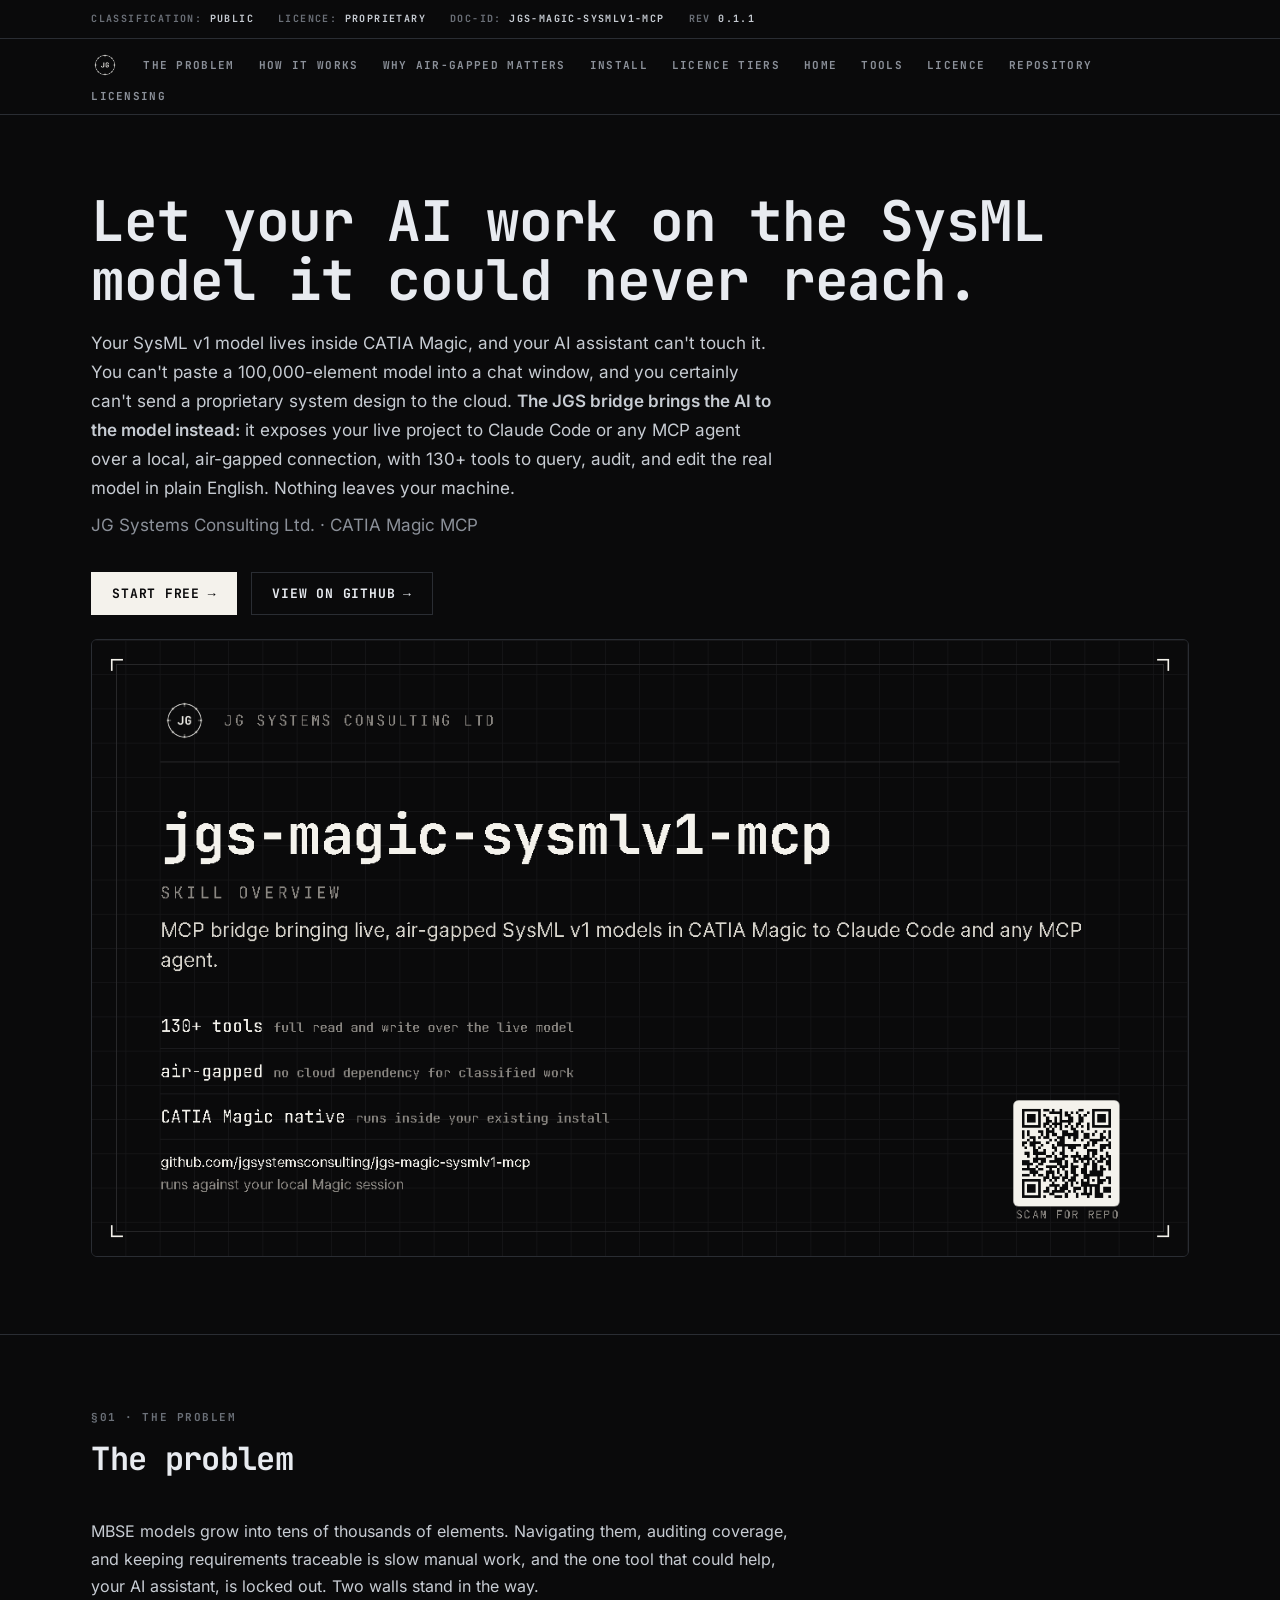
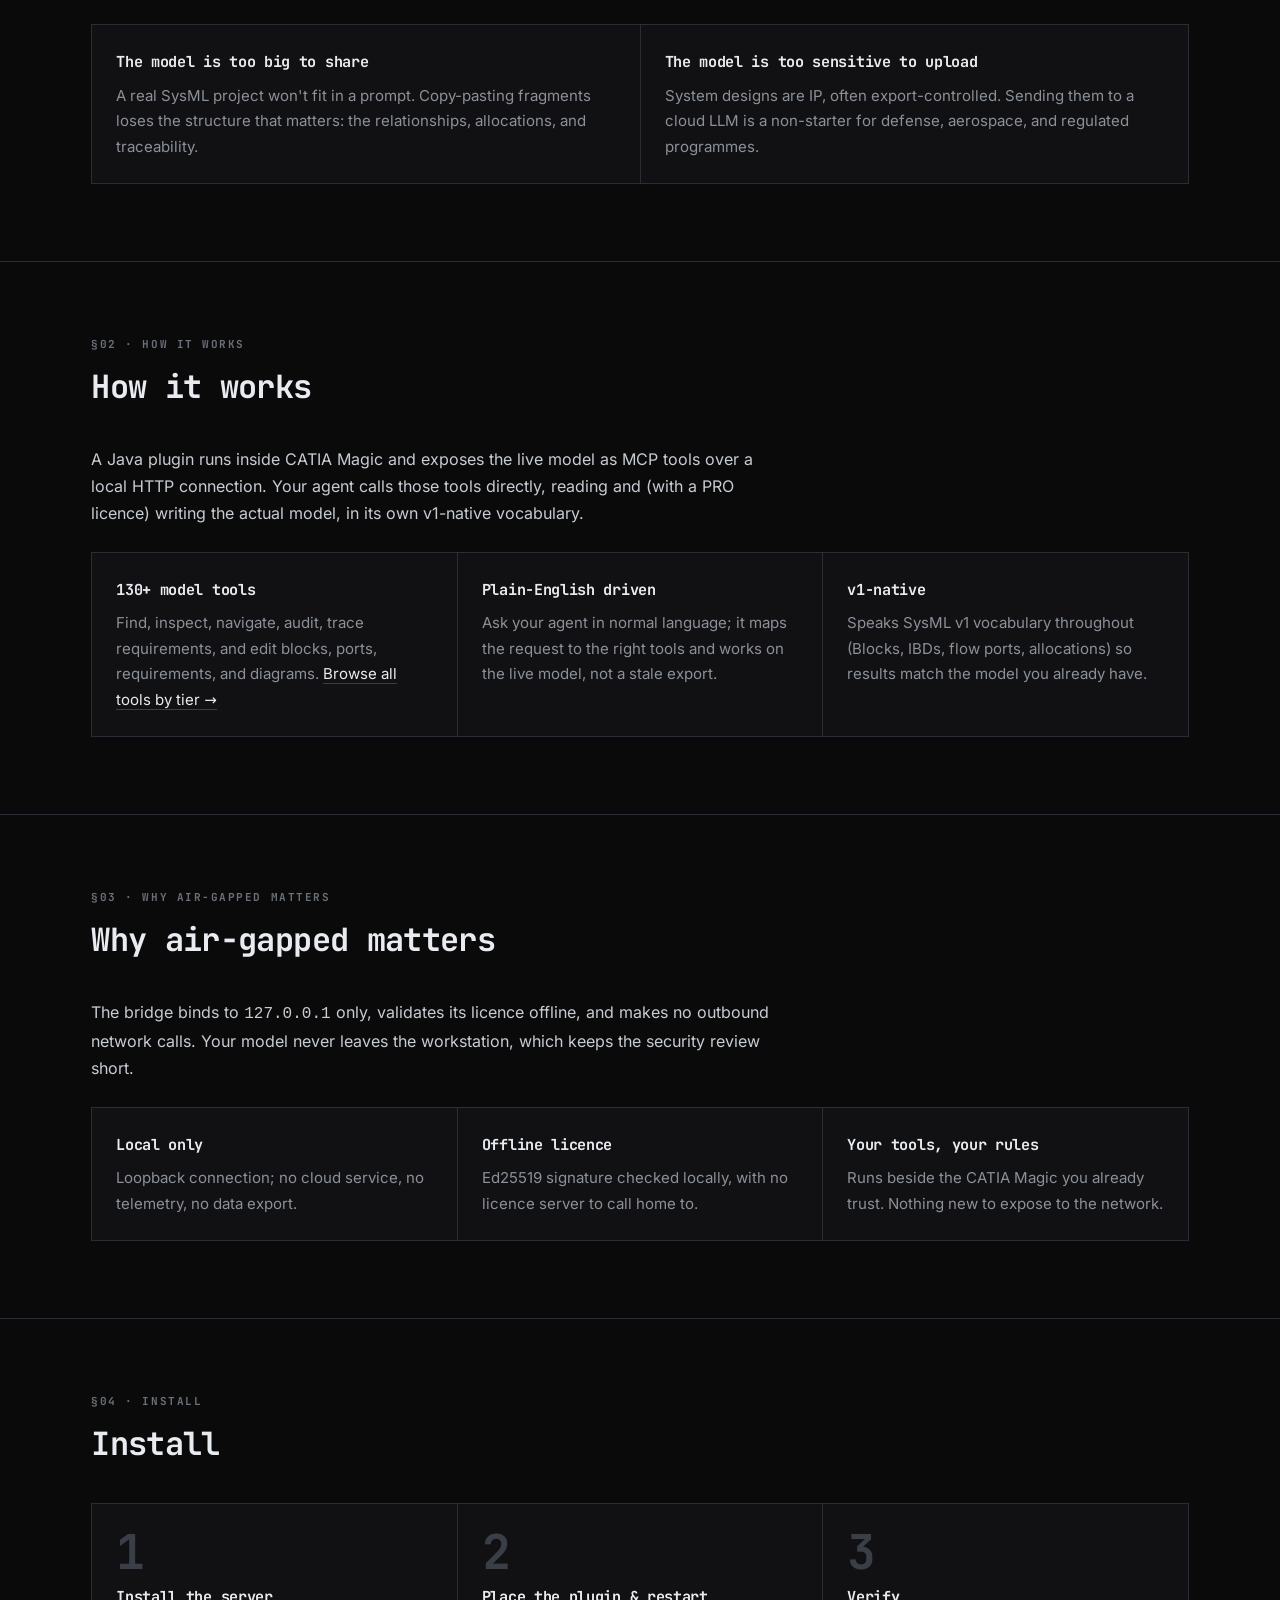
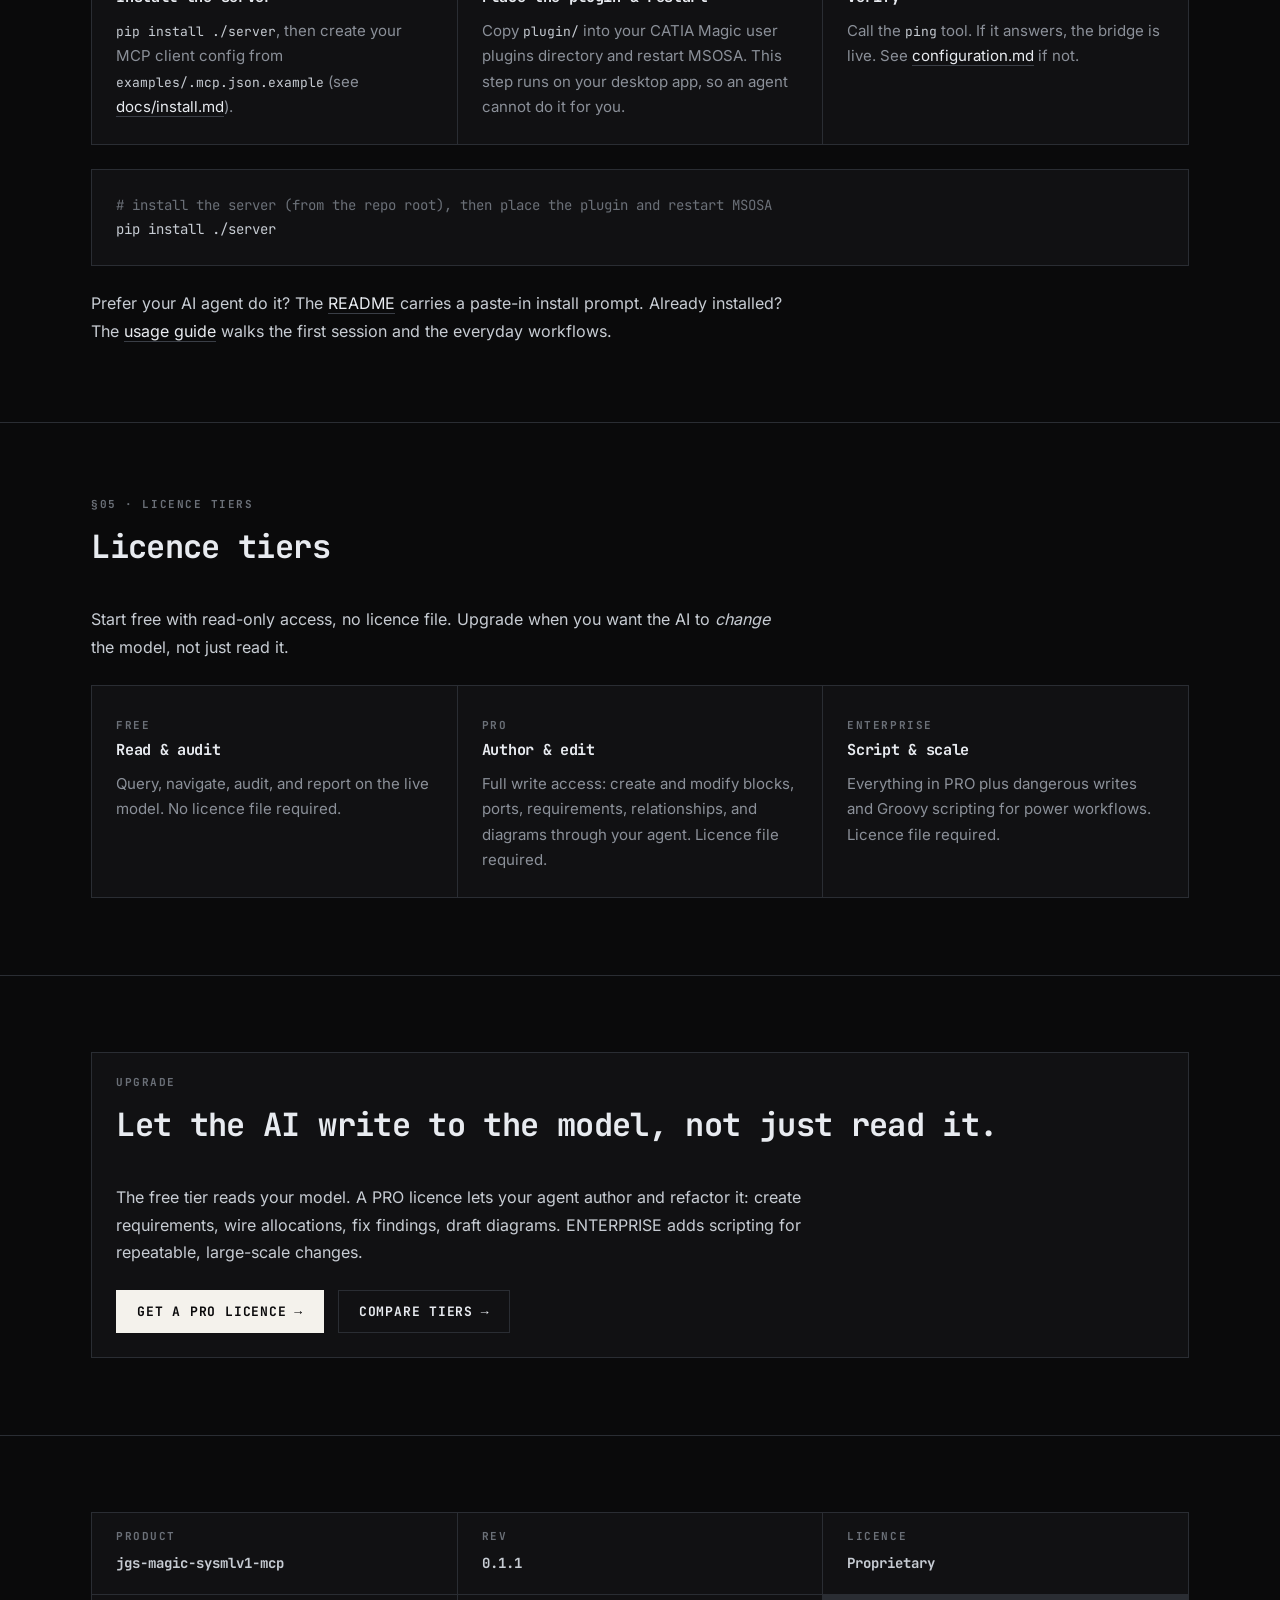
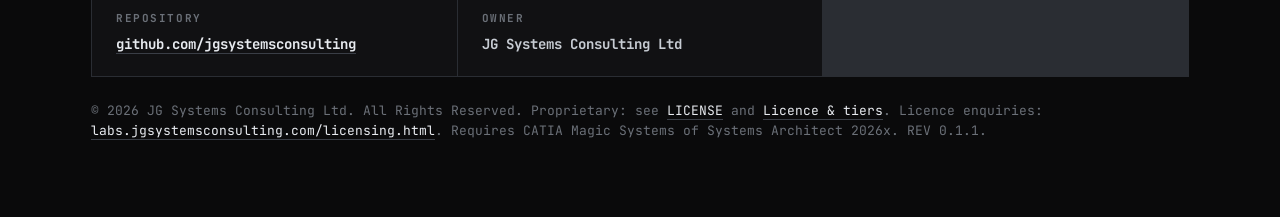
<file: docs/index.html>
<!DOCTYPE html>
<!--
  Copyright (c) 2026 JG Systems Consulting Ltd. All Rights Reserved.
  Maintained directly in this repository (standalone model): edit here.
  JGS brand & design system: dark engineering drafting-document aesthetic.
-->
<html lang="en">
<head>
<meta charset="utf-8">
<meta name="viewport" content="width=device-width, initial-scale=1">
<meta name="color-scheme" content="dark">
<title>SysML v1 MCP Bridge for CATIA Magic | JG Systems</title>
<meta name="description" content="Give Claude Code and any MCP agent live, air-gapped access to your SysML v1 models in CATIA Magic: query, audit, and edit them in plain English. No cloud, no model export.">
<meta name="robots" content="index, follow">
<meta name="author" content="JG Systems Consulting Ltd.">
<link rel="canonical" href="https://jgsystemsconsulting.github.io/jgs-magic-sysmlv1-mcp/">
<link rel="icon" type="image/svg+xml" href="favicon.svg">
<link rel="stylesheet" href="site.css">
<link rel="preload" href="fonts/inter-400.woff2" as="font" type="font/woff2" crossorigin>
<link rel="preload" href="fonts/inter-600.woff2" as="font" type="font/woff2" crossorigin>
<meta property="og:type" content="website">
<meta property="og:site_name" content="JGS CATIA Magic MCP">
<meta property="og:title" content="SysML v1 MCP Bridge for CATIA Magic: AI model access">
<meta property="og:description" content="The AI comes to your model. Live, air-gapped SysML v1 access for Claude Code and any MCP agent. No cloud, no export.">
<meta property="og:url" content="https://jgsystemsconsulting.github.io/jgs-magic-sysmlv1-mcp/">
<meta property="og:image" content="https://jgsystemsconsulting.github.io/jgs-magic-sysmlv1-mcp/images/og/og-magic-sysmlv1-mcp-1200.jpg">
<meta property="og:image:width" content="1200">
<meta property="og:image:height" content="630">
<meta name="twitter:card" content="summary_large_image">
<meta name="twitter:title" content="SysML v1 MCP Bridge for CATIA Magic">
<meta name="twitter:description" content="Live, air-gapped AI access to SysML v1 models in CATIA Magic. 130+ tools. No cloud, no export.">
<meta name="twitter:image" content="https://jgsystemsconsulting.github.io/jgs-magic-sysmlv1-mcp/images/og/og-magic-sysmlv1-mcp-1200.jpg">
<script type="application/ld+json">
{
  "@context": "https://schema.org",
  "@type": "SoftwareApplication",
  "name": "JGS SysML v1 MCP Bridge",
  "applicationCategory": "DeveloperApplication",
  "applicationSubCategory": "Model-Based Systems Engineering",
  "operatingSystem": "Windows, macOS, Linux",
  "softwareVersion": "0.1.1",
  "license": "https://labs.jgsystemsconsulting.com/licensing.html",
  "url": "https://jgsystemsconsulting.github.io/jgs-magic-sysmlv1-mcp/",
  "codeRepository": "https://github.com/jgsystemsconsulting/jgs-magic-sysmlv1-mcp",
  "description": "An MCP bridge that exposes live SysML v1 models in CATIA Magic to AI agents over a local, air-gapped connection.",
  "author": { "@type": "Organization", "name": "JG Systems Consulting Ltd." },
  "offers": { "@type": "Offer", "price": "0", "priceCurrency": "USD", "availability": "https://schema.org/OnlineOnly", "url": "https://jgsystemsconsulting.github.io/jgs-magic-sysmlv1-mcp/", "description": "FREE tier: read-only model access, no licence file required" }
}
</script>
</head>
<body>

<header class="masthead"><div class="wrap">
  <span>CLASSIFICATION: <b>PUBLIC</b></span>
  <span>LICENCE: <b>Proprietary</b></span>
  <span>DOC-ID: <b>JGS-MAGIC-SYSMLV1-MCP</b></span>
  <span>REV <b>0.1.1</b></span>
</div></header>

<nav class="site" aria-label="Site"><div class="wrap">
  <a class="brand" href="index.html" aria-label="JG Systems Consulting home"><img src="images/jgs-emblem.png" alt="" width="28" height="28"></a>
  <a href="#problem">The problem</a>
  <a href="#how">How it works</a>
  <a href="#airgap">Why air-gapped matters</a>
  <a href="#install">Install</a>
  <a href="#tiers">Licence tiers</a>
  <a href="index.html" aria-current="page">Home</a>
  <a href="tools.html">Tools</a>
  <a href="licensing.html">Licence</a>
  <a href="https://github.com/jgsystemsconsulting/jgs-magic-sysmlv1-mcp">Repository</a>
  <a href="https://labs.jgsystemsconsulting.com/licensing.html">Licensing</a>
</div></nav>

<main>
<div class="hero"><div class="wrap">
  <h1>Let your AI work on the SysML model it could never reach.</h1>
  <p>
    Your SysML v1 model lives inside CATIA Magic, and your AI assistant can't touch it. You
    can't paste a 100,000-element model into a chat window, and you certainly can't send a
    proprietary system design to the cloud. <strong>The JGS bridge brings the AI to the
    model instead:</strong> it exposes your live project to Claude Code or any MCP agent over a
    local, air-gapped connection, with 130+ tools to query, audit, and edit the real model in plain
    English. Nothing leaves your machine.
  </p>
  <p class="sub">JG Systems Consulting Ltd. &middot; CATIA Magic MCP</p>
  <div class="cta">
    <a class="btn btn-primary" href="#install">Start free <span aria-hidden="true">&rarr;</span></a>
    <a class="btn btn-ghost" href="https://github.com/jgsystemsconsulting/jgs-magic-sysmlv1-mcp">View on GitHub <span aria-hidden="true">&rarr;</span></a>
  </div>
  <img src="title-card.png" width="1280" height="720" loading="eager"
       alt="Skill overview card for jgs-magic-sysmlv1-mcp: MCP bridge bringing live, air-gapped SysML v1 models in CATIA Magic to Claude Code and any MCP agent."
       style="margin-top:1.5rem;width:100%;height:auto;display:block;border:1px solid var(--line);border-radius:6px">
</div></div>

<section id="problem" aria-labelledby="sec-problem"><div class="wrap">
  <div class="shead"><span class="label">&sect;01 &middot; The problem</span><h2 id="sec-problem">The problem</h2></div>
  <p class="lead">
    MBSE models grow into tens of thousands of elements. Navigating them, auditing coverage, and
    keeping requirements traceable is slow manual work, and the one tool that could help, your AI
    assistant, is locked out. Two walls stand in the way.
  </p>
  <div class="grid g2" style="margin-top:1.5rem">
    <div class="cell"><h3>The model is too big to share</h3><p>A real SysML project won't fit in a prompt. Copy-pasting fragments loses the structure that matters: the relationships, allocations, and traceability.</p></div>
    <div class="cell"><h3>The model is too sensitive to upload</h3><p>System designs are IP, often export-controlled. Sending them to a cloud LLM is a non-starter for defense, aerospace, and regulated programmes.</p></div>
  </div>
</div></section>

<section id="how" aria-labelledby="sec-how"><div class="wrap">
  <div class="shead"><span class="label">&sect;02 &middot; How it works</span><h2 id="sec-how">How it works</h2></div>
  <p class="lead">
    A Java plugin runs inside CATIA Magic and exposes the live model as MCP tools over a local
    HTTP connection. Your agent calls those tools directly, reading and (with a PRO licence)
    writing the actual model, in its own v1-native vocabulary.
  </p>
  <div class="grid g3" style="margin-top:1.5rem">
    <div class="cell"><h3>130+ model tools</h3><p>Find, inspect, navigate, audit, trace requirements, and edit blocks, ports, requirements, and diagrams. <a href="tools.html">Browse all tools by tier &rarr;</a></p></div>
    <div class="cell"><h3>Plain-English driven</h3><p>Ask your agent in normal language; it maps the request to the right tools and works on the live model, not a stale export.</p></div>
    <div class="cell"><h3>v1-native</h3><p>Speaks SysML v1 vocabulary throughout (Blocks, IBDs, flow ports, allocations) so results match the model you already have.</p></div>
  </div>
</div></section>

<section id="airgap" aria-labelledby="sec-airgap"><div class="wrap">
  <div class="shead"><span class="label">&sect;03 &middot; Why air-gapped matters</span><h2 id="sec-airgap">Why air-gapped matters</h2></div>
  <p class="lead">
    The bridge binds to <code>127.0.0.1</code> only, validates its licence offline, and makes no
    outbound network calls. Your model never leaves the workstation, which keeps the security
    review short.
  </p>
  <div class="grid g3" style="margin-top:1.5rem">
    <div class="cell"><h3>Local only</h3><p>Loopback connection; no cloud service, no telemetry, no data export.</p></div>
    <div class="cell"><h3>Offline licence</h3><p>Ed25519 signature checked locally, with no licence server to call home to.</p></div>
    <div class="cell"><h3>Your tools, your rules</h3><p>Runs beside the CATIA Magic you already trust. Nothing new to expose to the network.</p></div>
  </div>
</div></section>

<section id="install" aria-labelledby="sec-install"><div class="wrap">
  <div class="shead"><span class="label">&sect;04 &middot; Install</span><h2 id="sec-install">Install</h2></div>
  <div class="grid g3">
    <div class="cell"><span class="num">1</span><h3>Install the server</h3><p><code>pip install ./server</code>, then create your MCP client config from <code>examples/.mcp.json.example</code> (see <a href="https://github.com/jgsystemsconsulting/jgs-magic-sysmlv1-mcp/blob/main/docs/install.md">docs/install.md</a>).</p></div>
    <div class="cell"><span class="num">2</span><h3>Place the plugin &amp; restart</h3><p>Copy <code>plugin/</code> into your CATIA Magic user plugins directory and restart MSOSA. This step runs on your desktop app, so an agent cannot do it for you.</p></div>
    <div class="cell"><span class="num">3</span><h3>Verify</h3><p>Call the <code>ping</code> tool. If it answers, the bridge is live. See <a href="https://github.com/jgsystemsconsulting/jgs-magic-sysmlv1-mcp/blob/main/docs/configuration.md">configuration.md</a> if not.</p></div>
  </div>
  <div class="sheet" style="margin-top:1.5rem"><pre><span class="c"># install the server (from the repo root), then place the plugin and restart MSOSA</span>
pip install ./server</pre></div>
  <p class="lead" style="margin-top:1.5rem">Prefer your AI agent do it? The <a href="https://github.com/jgsystemsconsulting/jgs-magic-sysmlv1-mcp#install-with-your-ai-agent">README</a> carries a paste-in install prompt. Already installed? The <a href="https://github.com/jgsystemsconsulting/jgs-magic-sysmlv1-mcp/blob/main/docs/usage.md">usage guide</a> walks the first session and the everyday workflows.</p>
</div></section>

<section id="tiers" aria-labelledby="sec-tiers"><div class="wrap">
  <div class="shead"><span class="label">&sect;05 &middot; Licence tiers</span><h2 id="sec-tiers">Licence tiers</h2></div>
  <p class="lead">Start free with read-only access, no licence file. Upgrade when you want the
    AI to <em>change</em> the model, not just read it.</p>
  <div class="grid g3" style="margin-top:1.5rem">
    <div class="cell"><span class="label">FREE</span><h3>Read &amp; audit</h3><p>Query, navigate, audit, and report on the live model. No licence file required.</p></div>
    <div class="cell"><span class="label">PRO</span><h3>Author &amp; edit</h3><p>Full write access: create and modify blocks, ports, requirements, relationships, and diagrams through your agent. Licence file required.</p></div>
    <div class="cell"><span class="label">ENTERPRISE</span><h3>Script &amp; scale</h3><p>Everything in PRO plus dangerous writes and Groovy scripting for power workflows. Licence file required.</p></div>
  </div>
</div></section>

<section id="upgrade" aria-labelledby="sec-upgrade"><div class="wrap">
  <div class="sheet">
    <div class="shead"><span class="label">Upgrade</span><h2 id="sec-upgrade">Let the AI write to the model, not just read it.</h2></div>
    <p class="lead">The free tier reads your model. A PRO licence lets your agent author and refactor it:
      create requirements, wire allocations, fix findings, draft diagrams. ENTERPRISE adds
      scripting for repeatable, large-scale changes.</p>
    <div class="cta" style="margin-top:1.5rem">
      <a class="btn btn-primary" href="mailto:support@jgsystemsconsulting.com?subject=PRO%20licence%20enquiry%20-%20jgs-magic-sysmlv1-mcp">Get a PRO licence <span aria-hidden="true">&rarr;</span></a>
      <a class="btn btn-ghost" href="licensing.html">Compare tiers <span aria-hidden="true">&rarr;</span></a>
    </div>
  </div>
</div></section>
</main>

<footer><div class="wrap">
  <div class="tblock">
    <div><span class="label">Product</span><b>jgs-magic-sysmlv1-mcp</b></div>
    <div><span class="label">Rev</span><b>0.1.1</b></div>
    <div><span class="label">Licence</span><b>Proprietary</b></div>
    <div><span class="label">Repository</span><b><a href="https://github.com/jgsystemsconsulting/jgs-magic-sysmlv1-mcp">github.com/jgsystemsconsulting</a></b></div>
    <div><span class="label">Owner</span><b>JG Systems Consulting Ltd</b></div>
  </div>
  <p class="foot-note">&copy; 2026 JG Systems Consulting Ltd. All Rights Reserved. Proprietary:
     see <a href="https://github.com/jgsystemsconsulting/jgs-magic-sysmlv1-mcp/blob/main/LICENSE">LICENSE</a> and
     <a href="licensing.html">Licence &amp; tiers</a>. Licence enquiries:
     <a href="https://labs.jgsystemsconsulting.com/licensing.html">labs.jgsystemsconsulting.com/licensing.html</a>.
     Requires CATIA Magic Systems of Systems Architect 2026x. REV 0.1.1.</p>
</div></footer>

</body>
</html>
</file>
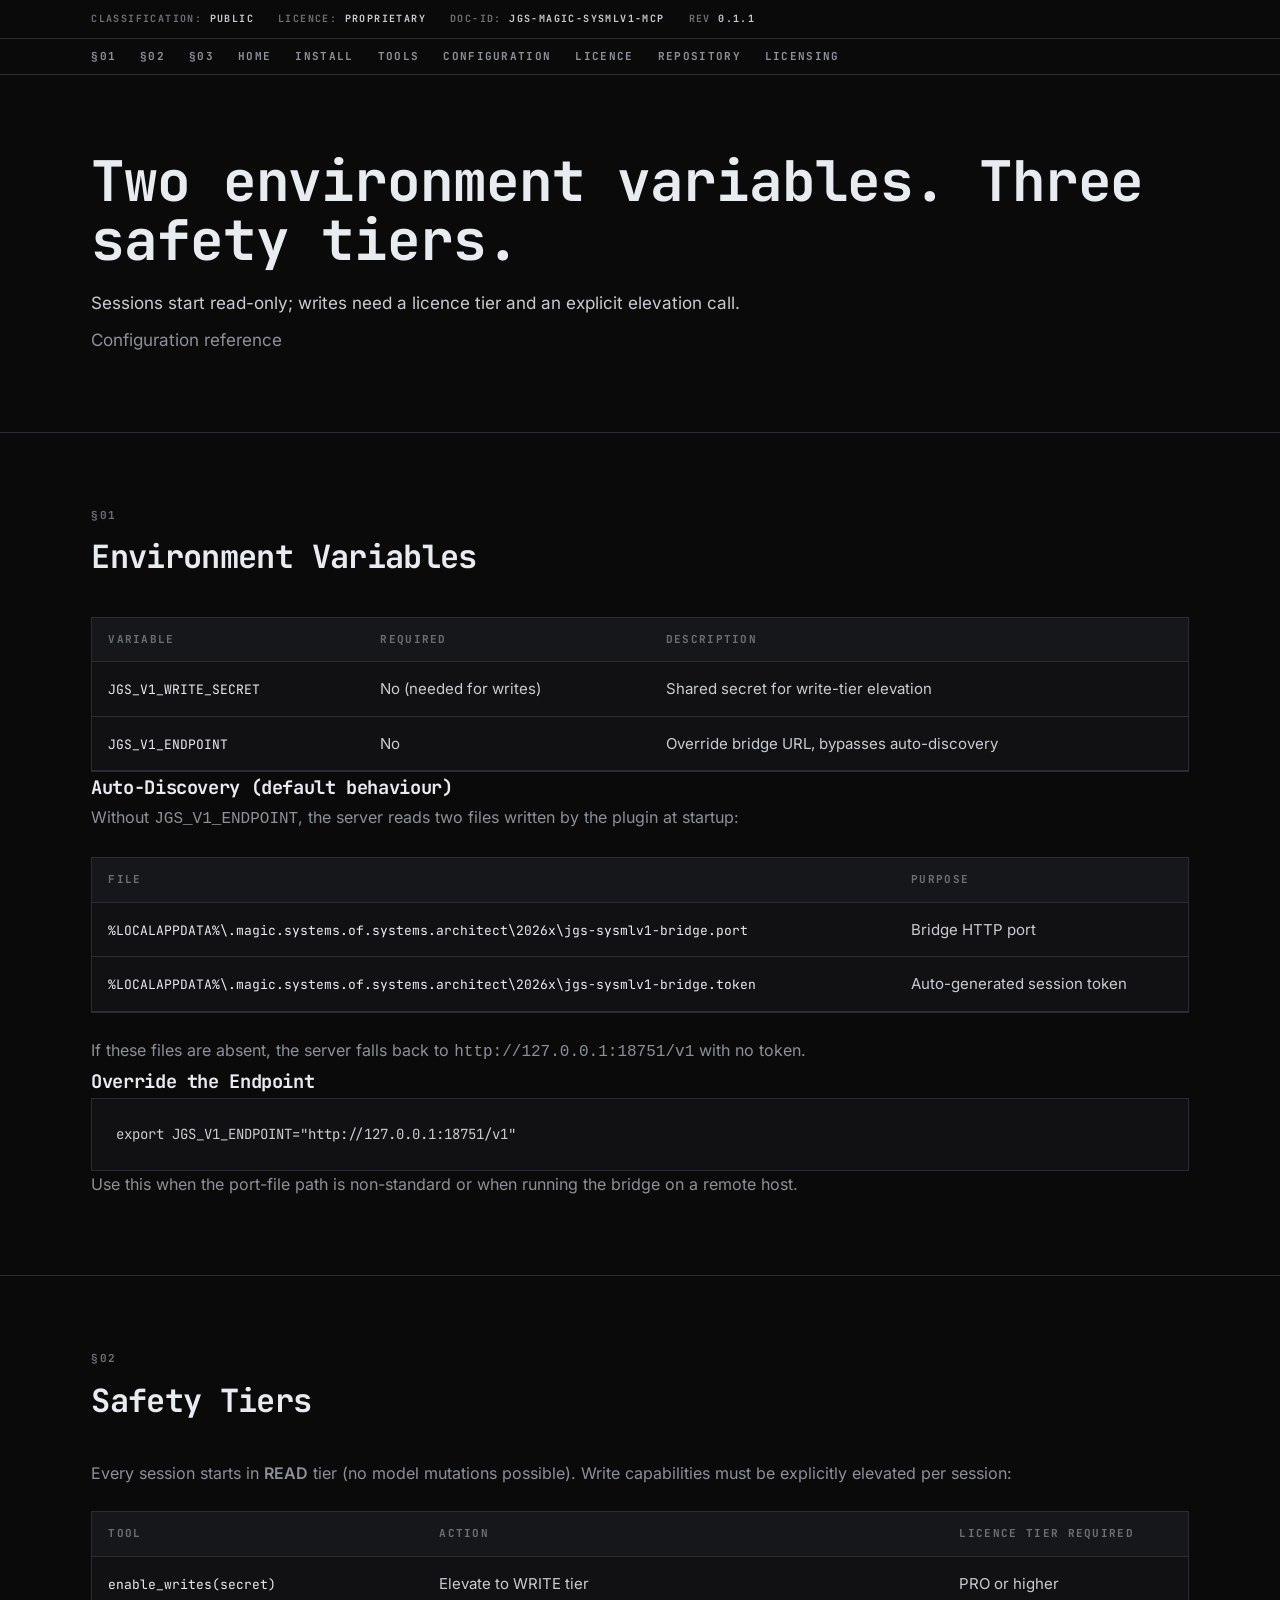
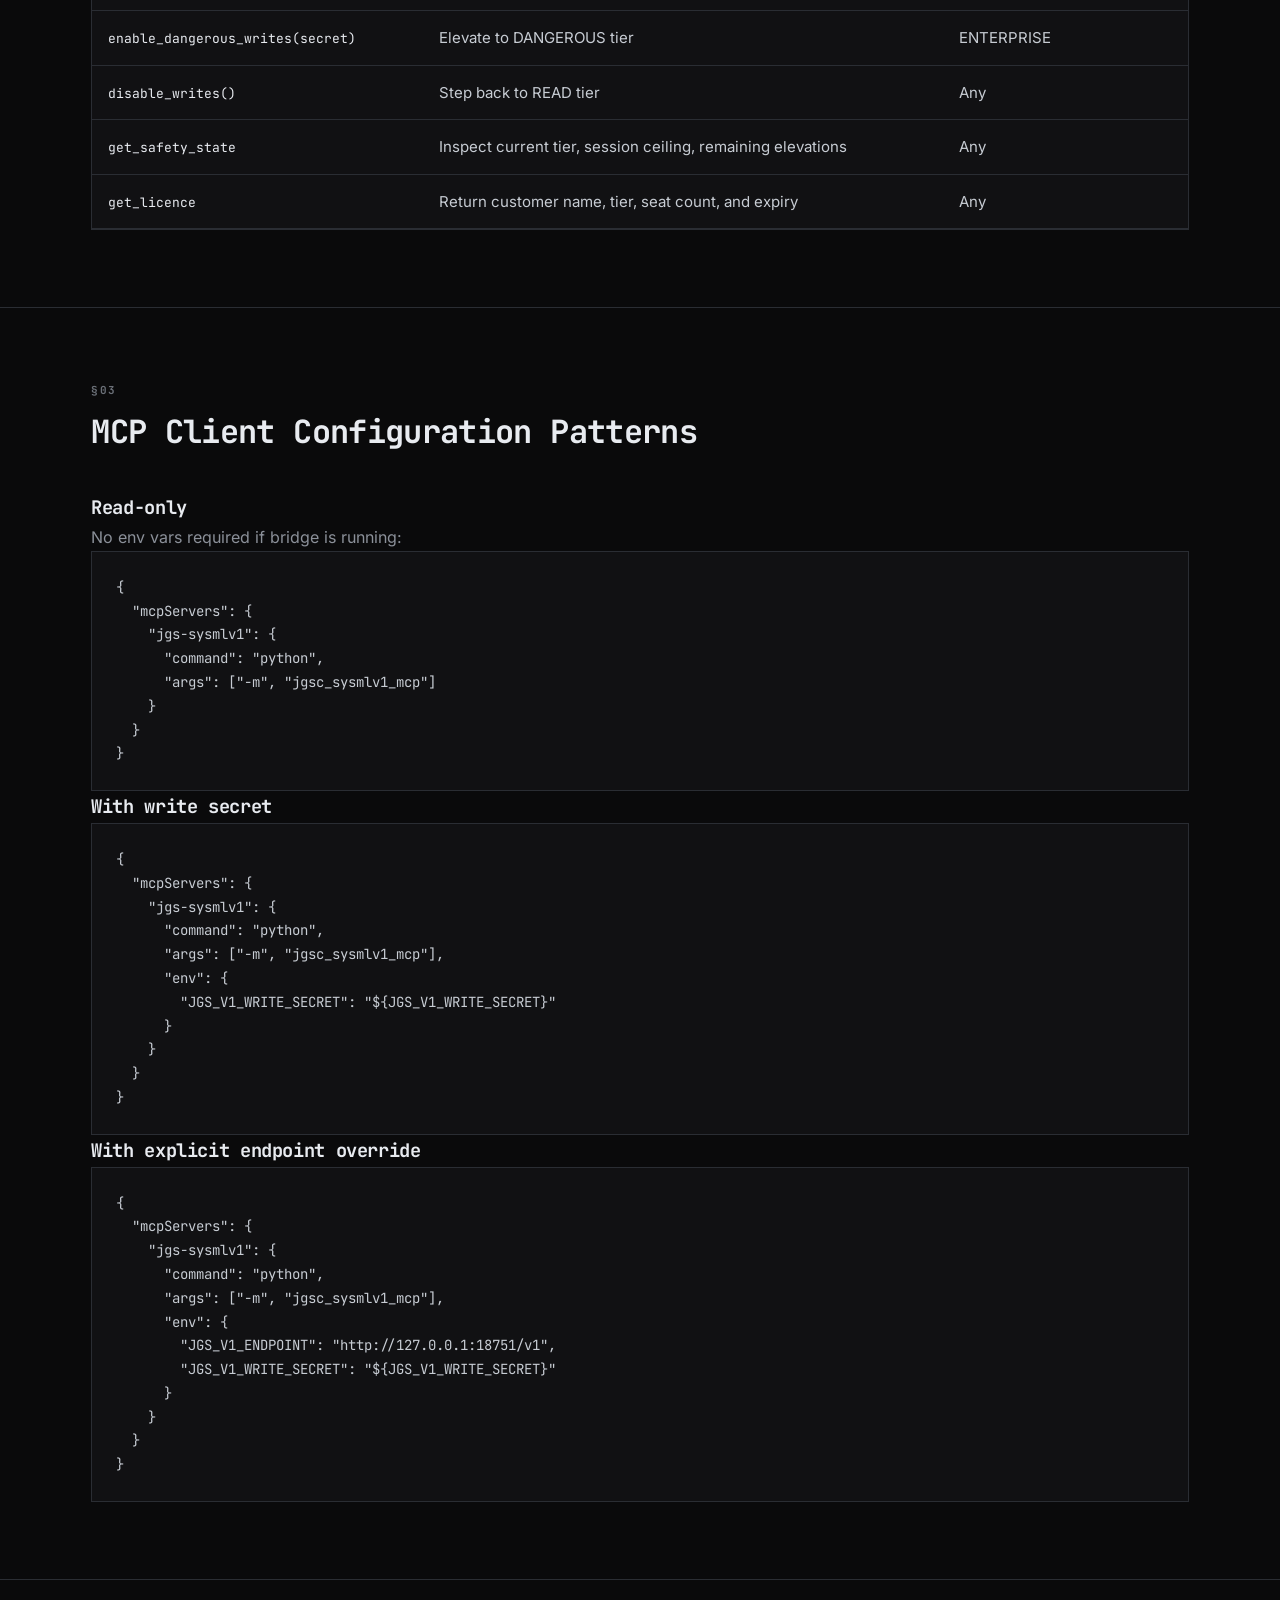
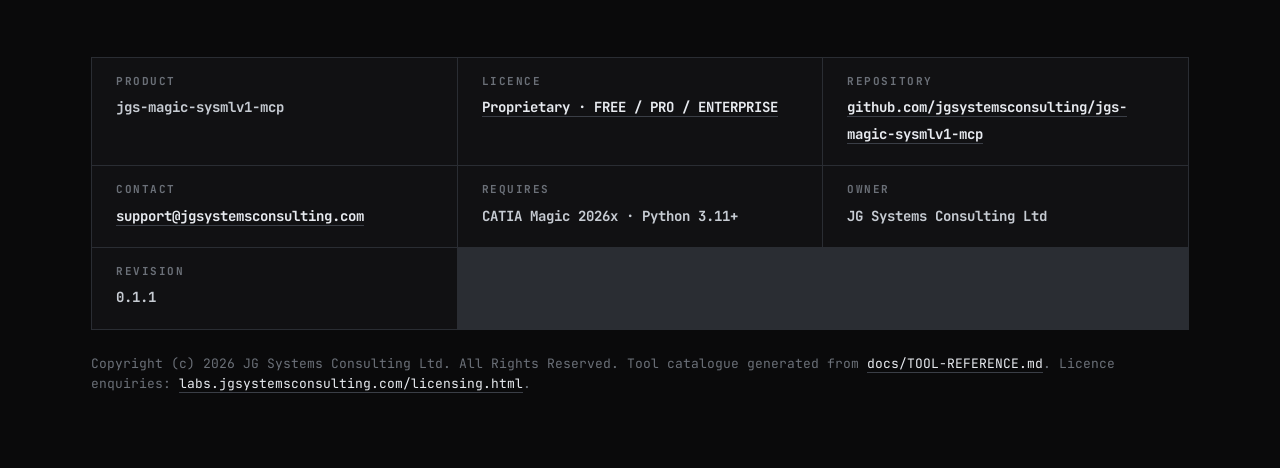
<file: docs/configuration.html>
<!DOCTYPE html>
<!-- Copyright (c) 2026 JG Systems Consulting Ltd. All Rights Reserved. -->
<!-- Canonical text: docs/configuration.md; edit the .md first, then this page. -->
<html lang="en">
<head>
<meta charset="utf-8">
<meta name="viewport" content="width=device-width, initial-scale=1">
<title>Configuration | JGS SysML v1 MCP Bridge</title>
<meta name="description" content="Environment variables, safety tiers, and MCP client configuration patterns for the JGS SysML v1 MCP Bridge.">
<link rel="icon" type="image/svg+xml" href="favicon.svg">
<link rel="stylesheet" href="site.css">
</head>
<body>

<header class="masthead"><div class="wrap">
  <span>CLASSIFICATION: <b>PUBLIC</b></span>
  <span>LICENCE: <b>Proprietary</b></span>
  <span>DOC-ID: <b>JGS-MAGIC-SYSMLV1-MCP</b></span>
  <span>REV <b>0.1.1</b></span>
</div></header>

<nav class="site" aria-label="Site"><div class="wrap">
  <a href="#config-env" title="Environment Variables">&sect;01</a>
  <a href="#config-tiers" title="Safety Tiers">&sect;02</a>
  <a href="#config-client" title="MCP Client Configuration Patterns">&sect;03</a>
  <a href="index.html">Home</a>
  <a href="install.html">Install</a>
  <a href="tools.html">Tools</a>
  <a href="configuration.html" aria-current="page">Configuration</a>
  <a href="licensing.html">Licence</a>
  <a href="https://github.com/jgsystemsconsulting/jgs-magic-sysmlv1-mcp">Repository</a>
  <a href="https://labs.jgsystemsconsulting.com/licensing.html">Licensing</a>
</div></nav>

<main>
<div class="hero"><div class="wrap">
  <h1>Two environment variables. Three safety tiers.</h1>
  <p>Sessions start read-only; writes need a licence tier and an explicit elevation call.</p>
  <p class="sub">Configuration reference</p>
</div></div>

<section aria-labelledby="config-env"><div class="wrap">
  <div class="shead"><span class="label">&sect;01</span><h2 id="config-env">Environment Variables</h2></div>
  <div class="sheet" style="padding:0;overflow:auto">
  <table class="data">
    <thead>
      <tr>
        <th>Variable</th>
        <th>Required</th>
        <th>Description</th>
      </tr>
    </thead>
    <tbody>
      <tr>
        <td><code>JGS_V1_WRITE_SECRET</code></td>
        <td>No (needed for writes)</td>
        <td>Shared secret for write-tier elevation</td>
      </tr>
      <tr>
        <td><code>JGS_V1_ENDPOINT</code></td>
        <td>No</td>
        <td>Override bridge URL, bypasses auto-discovery</td>
      </tr>
    </tbody>
  </table>
  </div>

  <h3>Auto-Discovery (default behaviour)</h3>
  <p>Without <code>JGS_V1_ENDPOINT</code>, the server reads two files written by the plugin at startup:</p>
  <div class="sheet" style="margin-top:1.5rem;padding:0;overflow:auto">
  <table class="data">
    <thead>
      <tr>
        <th>File</th>
        <th>Purpose</th>
      </tr>
    </thead>
    <tbody>
      <tr>
        <td><code>%LOCALAPPDATA%\.magic.systems.of.systems.architect\2026x\jgs-sysmlv1-bridge.port</code></td>
        <td>Bridge HTTP port</td>
      </tr>
      <tr>
        <td><code>%LOCALAPPDATA%\.magic.systems.of.systems.architect\2026x\jgs-sysmlv1-bridge.token</code></td>
        <td>Auto-generated session token</td>
      </tr>
    </tbody>
  </table>
  </div>
  <p style="margin-top:1.5rem">If these files are absent, the server falls back to <code>http://127.0.0.1:18751/v1</code> with no token.</p>

  <h3>Override the Endpoint</h3>
  <div class="sheet"><pre>export JGS_V1_ENDPOINT="http://127.0.0.1:18751/v1"</pre></div>
  <p>Use this when the port-file path is non-standard or when running the bridge on a remote host.</p>
</div></section>

<section aria-labelledby="config-tiers"><div class="wrap">
  <div class="shead"><span class="label">&sect;02</span><h2 id="config-tiers">Safety Tiers</h2></div>
  <p>Every session starts in <strong>READ</strong> tier (no model mutations possible). Write capabilities must be explicitly elevated per session:</p>
  <div class="sheet" style="margin-top:1.5rem;padding:0;overflow:auto">
  <table class="data">
    <thead>
      <tr>
        <th>Tool</th>
        <th>Action</th>
        <th>Licence tier required</th>
      </tr>
    </thead>
    <tbody>
      <tr>
        <td><code>enable_writes(secret)</code></td>
        <td>Elevate to WRITE tier</td>
        <td>PRO or higher</td>
      </tr>
      <tr>
        <td><code>enable_dangerous_writes(secret)</code></td>
        <td>Elevate to DANGEROUS tier</td>
        <td>ENTERPRISE</td>
      </tr>
      <tr>
        <td><code>disable_writes()</code></td>
        <td>Step back to READ tier</td>
        <td>Any</td>
      </tr>
      <tr>
        <td><code>get_safety_state</code></td>
        <td>Inspect current tier, session ceiling, remaining elevations</td>
        <td>Any</td>
      </tr>
      <tr>
        <td><code>get_licence</code></td>
        <td>Return customer name, tier, seat count, and expiry</td>
        <td>Any</td>
      </tr>
    </tbody>
  </table>
  </div>
</div></section>

<section aria-labelledby="config-client"><div class="wrap">
  <div class="shead"><span class="label">&sect;03</span><h2 id="config-client">MCP Client Configuration Patterns</h2></div>

  <h3>Read-only</h3>
  <p>No env vars required if bridge is running:</p>
  <div class="sheet"><pre>{
  "mcpServers": {
    "jgs-sysmlv1": {
      "command": "python",
      "args": ["-m", "jgsc_sysmlv1_mcp"]
    }
  }
}</pre></div>

  <h3>With write secret</h3>
  <div class="sheet"><pre>{
  "mcpServers": {
    "jgs-sysmlv1": {
      "command": "python",
      "args": ["-m", "jgsc_sysmlv1_mcp"],
      "env": {
        "JGS_V1_WRITE_SECRET": "${JGS_V1_WRITE_SECRET}"
      }
    }
  }
}</pre></div>

  <h3>With explicit endpoint override</h3>
  <div class="sheet"><pre>{
  "mcpServers": {
    "jgs-sysmlv1": {
      "command": "python",
      "args": ["-m", "jgsc_sysmlv1_mcp"],
      "env": {
        "JGS_V1_ENDPOINT": "http://127.0.0.1:18751/v1",
        "JGS_V1_WRITE_SECRET": "${JGS_V1_WRITE_SECRET}"
      }
    }
  }
}</pre></div>
</div></section>
</main>

<footer><div class="wrap">
  <div class="tblock">
    <div><span class="label">Product</span><b>jgs-magic-sysmlv1-mcp</b></div>
    <div><span class="label">Licence</span><b><a href="licensing.html">Proprietary · FREE / PRO / ENTERPRISE</a></b></div>
    <div><span class="label">Repository</span><b><a href="https://github.com/jgsystemsconsulting/jgs-magic-sysmlv1-mcp">github.com/jgsystemsconsulting/jgs-magic-sysmlv1-mcp</a></b></div>
    <div><span class="label">Contact</span><b><a href="mailto:support@jgsystemsconsulting.com">support@jgsystemsconsulting.com</a></b></div>
    <div><span class="label">Requires</span><b>CATIA Magic 2026x · Python 3.11+</b></div>
    <div><span class="label">Owner</span><b>JG Systems Consulting Ltd</b></div>
    <div><span class="label">Revision</span><b>0.1.1</b></div>
  </div>
  <p class="foot-note">Copyright (c) 2026 JG Systems Consulting Ltd. All Rights Reserved. Tool catalogue generated from <a href="https://github.com/jgsystemsconsulting/jgs-magic-sysmlv1-mcp/blob/main/docs/TOOL-REFERENCE.md">docs/TOOL-REFERENCE.md</a>. Licence enquiries: <a href="https://labs.jgsystemsconsulting.com/licensing.html">labs.jgsystemsconsulting.com/licensing.html</a>.</p>
</div></footer>

</body>
</html>
</file>
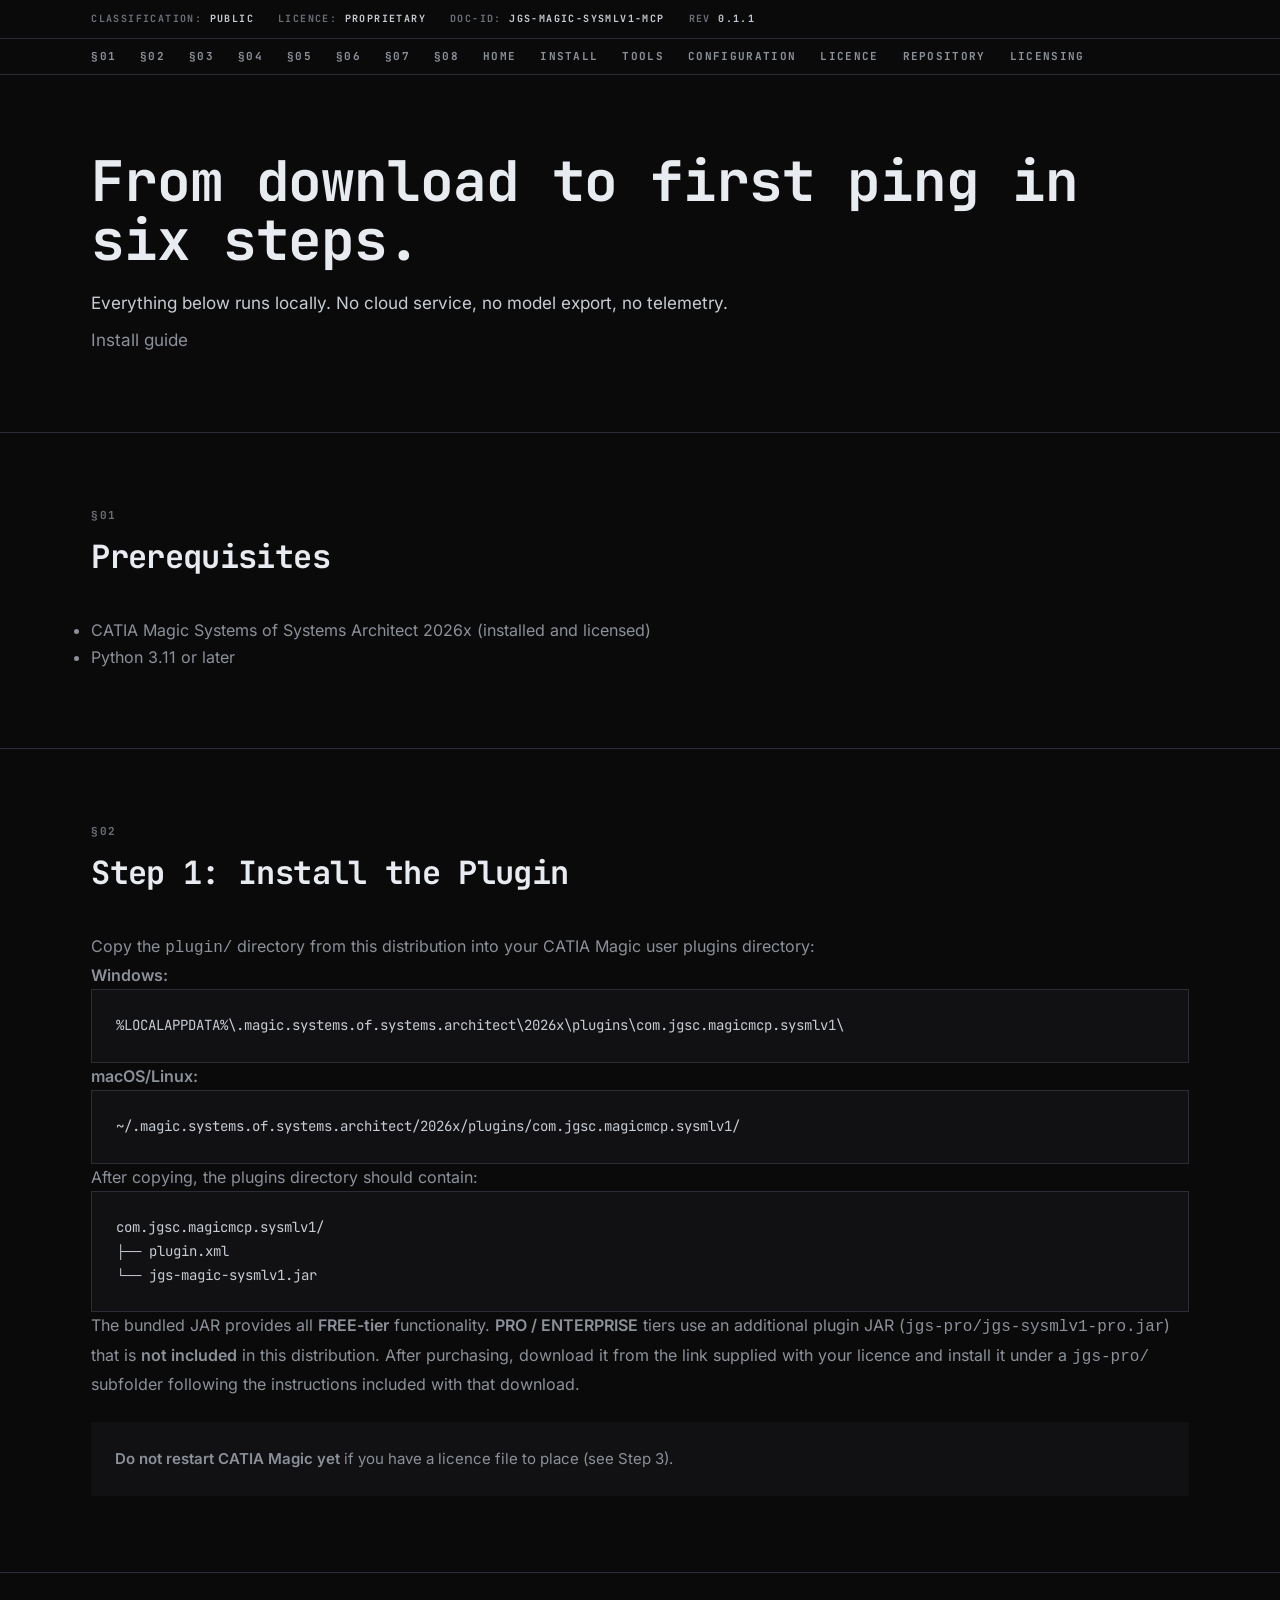
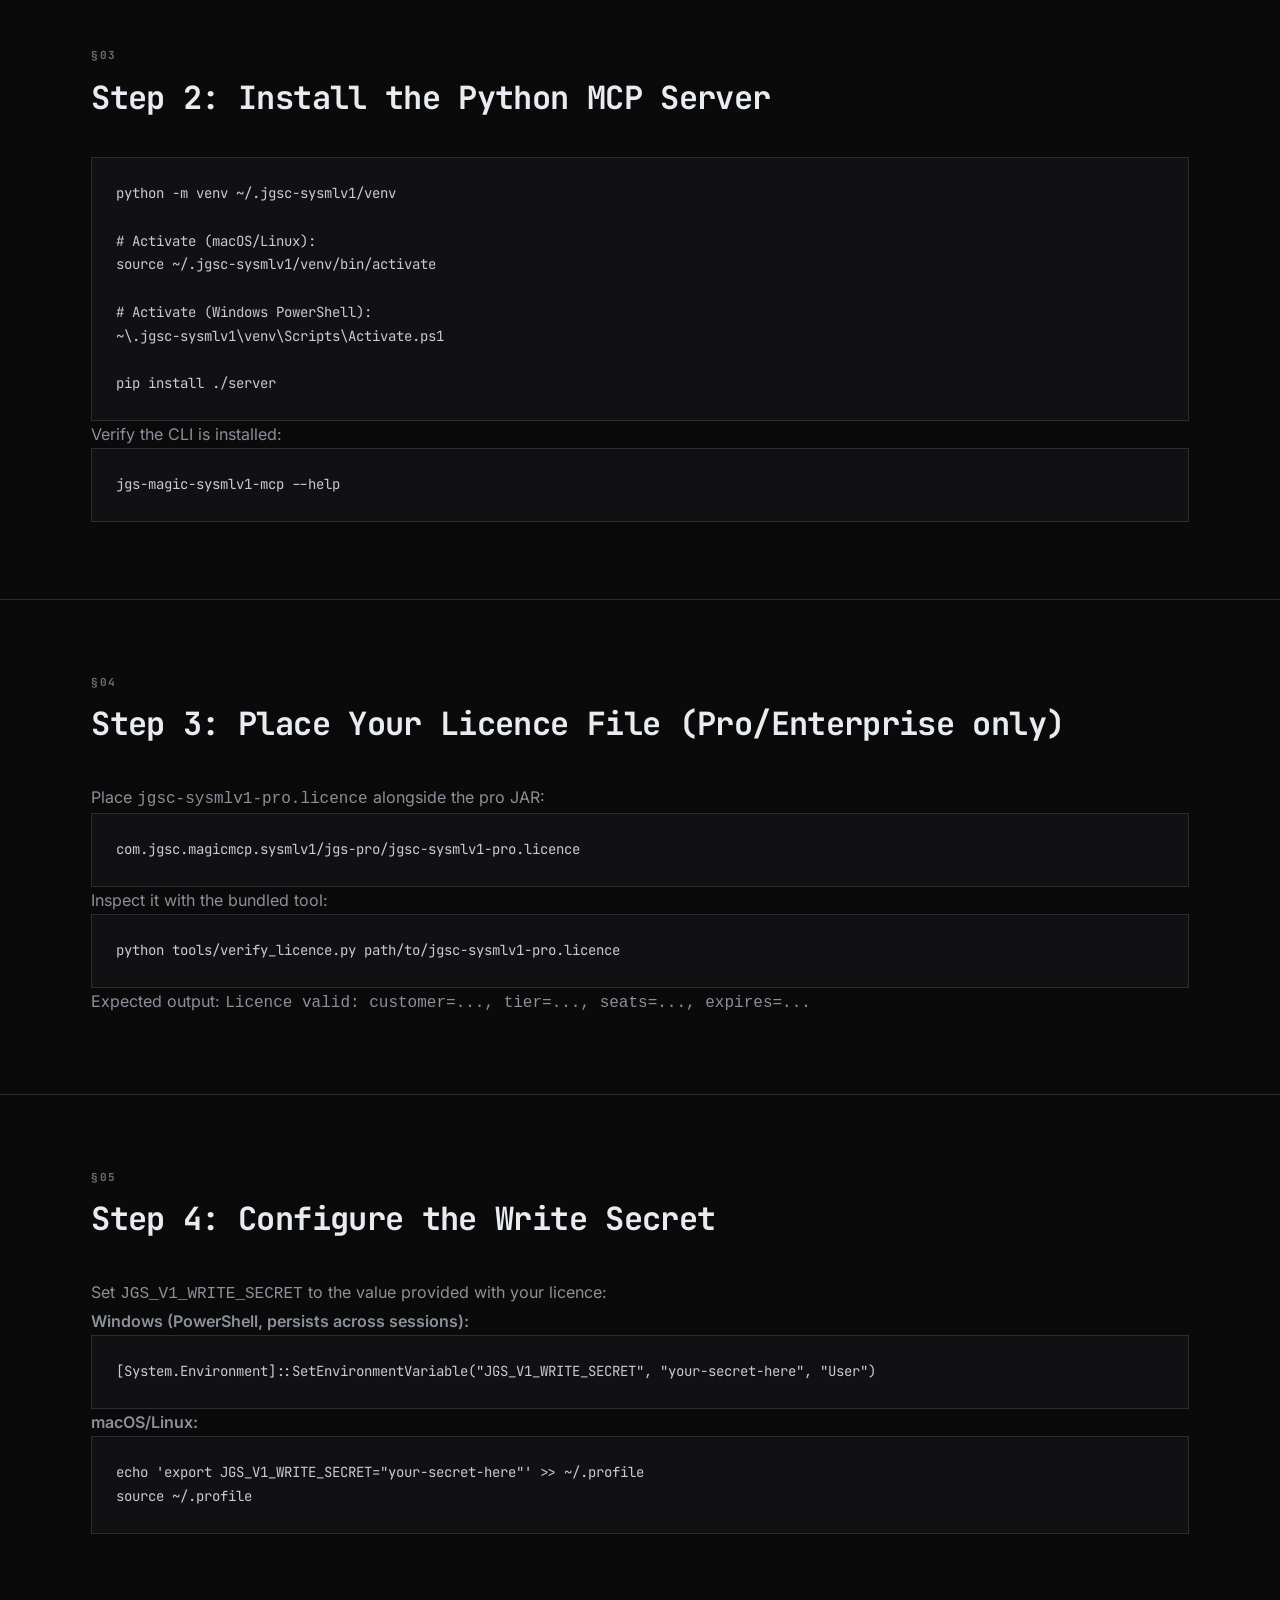
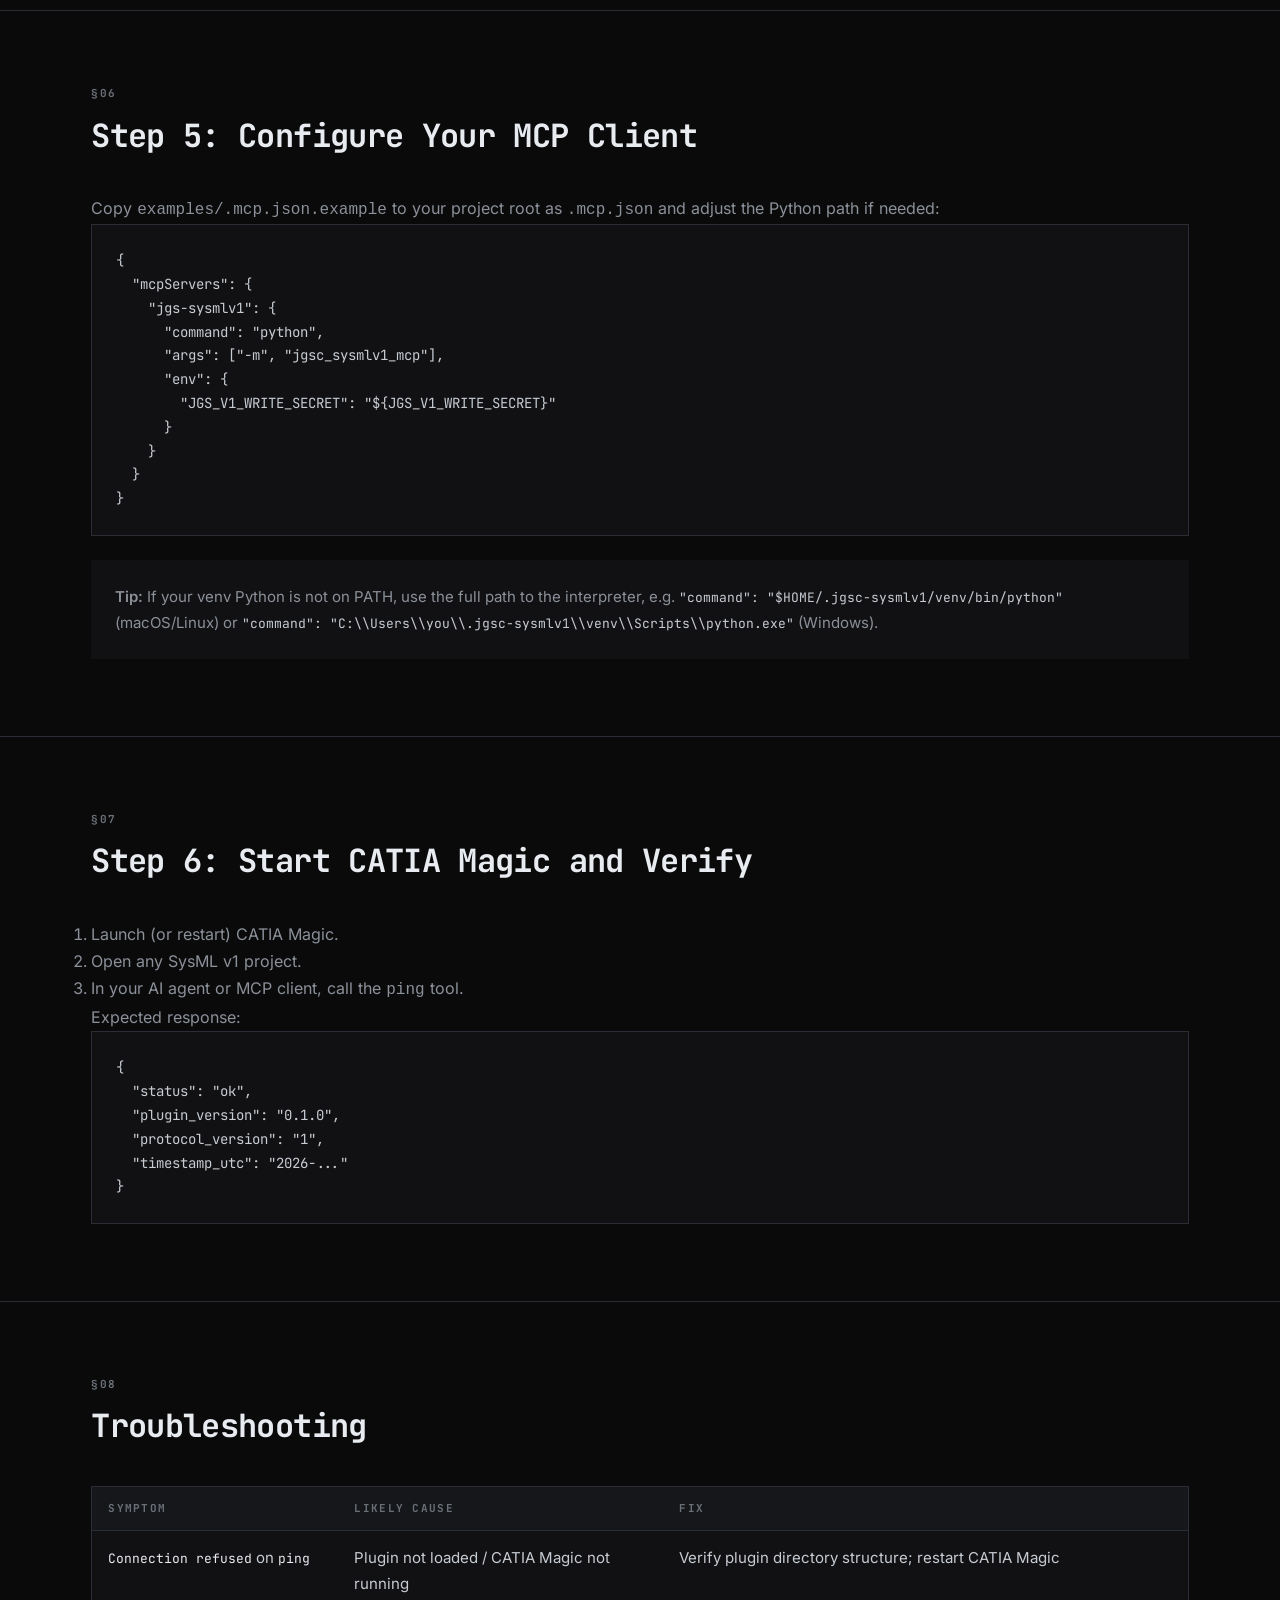
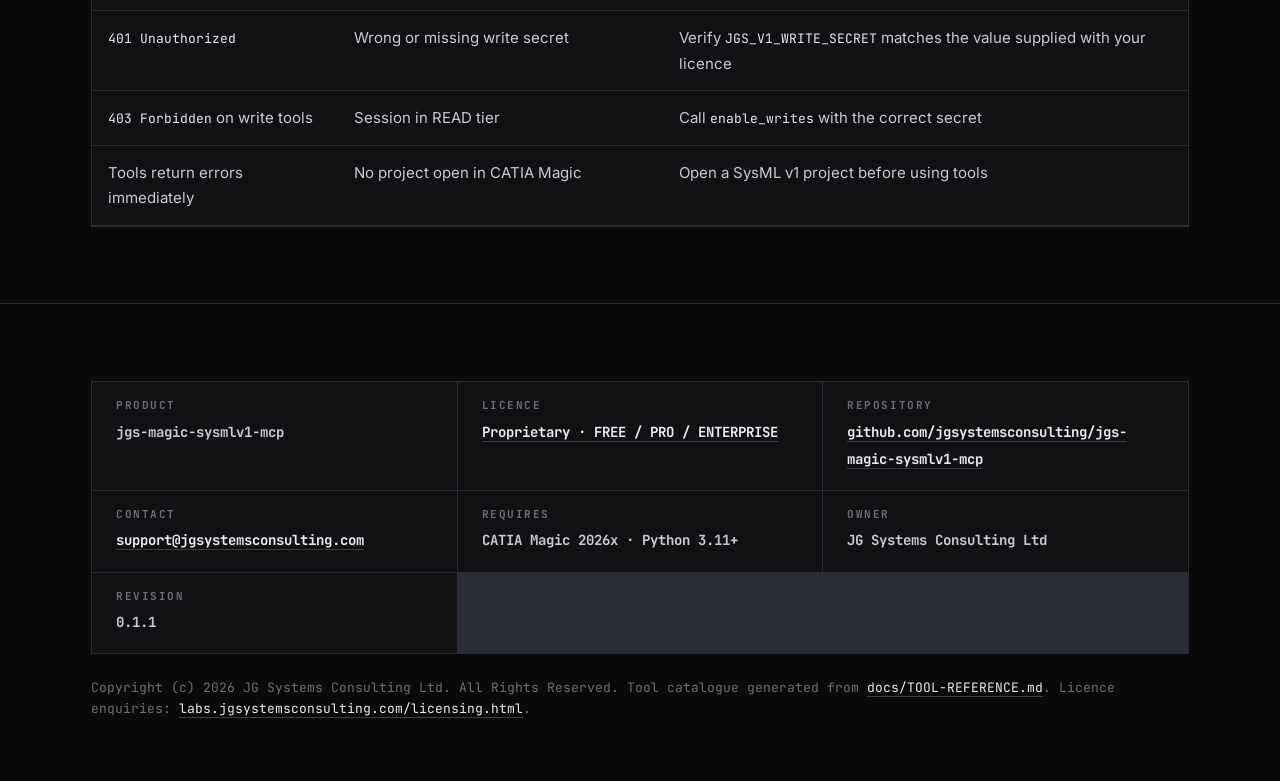
<file: docs/install.html>
<!DOCTYPE html>
<!-- Copyright (c) 2026 JG Systems Consulting Ltd. All Rights Reserved. -->
<!-- Canonical text: docs/install.md; edit the .md first, then this page. -->
<html lang="en">
<head>
<meta charset="utf-8">
<meta name="viewport" content="width=device-width, initial-scale=1">
<title>Install | JGS SysML v1 MCP Bridge</title>
<meta name="description" content="Install the JGS SysML v1 MCP Bridge: plugin, Python MCP server, licence file, write secret, and MCP client wiring.">
<link rel="icon" type="image/svg+xml" href="favicon.svg">
<link rel="stylesheet" href="site.css">
</head>
<body>

<header class="masthead"><div class="wrap">
  <span>CLASSIFICATION: <b>PUBLIC</b></span>
  <span>LICENCE: <b>Proprietary</b></span>
  <span>DOC-ID: <b>JGS-MAGIC-SYSMLV1-MCP</b></span>
  <span>REV <b>0.1.1</b></span>
</div></header>

<nav class="site" aria-label="Site"><div class="wrap">
  <a href="#install-prereq" title="Prerequisites">&sect;01</a>
  <a href="#install-step1" title="Step 1: Install the Plugin">&sect;02</a>
  <a href="#install-step2" title="Step 2: Install the Python MCP Server">&sect;03</a>
  <a href="#install-step3" title="Step 3: Place Your Licence File (Pro/Enterprise only)">&sect;04</a>
  <a href="#install-step4" title="Step 4: Configure the Write Secret">&sect;05</a>
  <a href="#install-step5" title="Step 5: Configure Your MCP Client">&sect;06</a>
  <a href="#install-step6" title="Step 6: Start CATIA Magic and Verify">&sect;07</a>
  <a href="#install-trouble" title="Troubleshooting">&sect;08</a>
  <a href="index.html">Home</a>
  <a href="install.html" aria-current="page">Install</a>
  <a href="tools.html">Tools</a>
  <a href="configuration.html">Configuration</a>
  <a href="licensing.html">Licence</a>
  <a href="https://github.com/jgsystemsconsulting/jgs-magic-sysmlv1-mcp">Repository</a>
  <a href="https://labs.jgsystemsconsulting.com/licensing.html">Licensing</a>
</div></nav>

<main>
<div class="hero"><div class="wrap">
  <h1>From download to first ping in six steps.</h1>
  <p>Everything below runs locally. No cloud service, no model export, no telemetry.</p>
  <p class="sub">Install guide</p>
</div></div>

<section aria-labelledby="install-prereq"><div class="wrap">
  <div class="shead"><span class="label">&sect;01</span><h2 id="install-prereq">Prerequisites</h2></div>
  <ul>
    <li>CATIA Magic Systems of Systems Architect 2026x (installed and licensed)</li>
    <li>Python 3.11 or later</li>
  </ul>
</div></section>

<section aria-labelledby="install-step1"><div class="wrap">
  <div class="shead"><span class="label">&sect;02</span><h2 id="install-step1">Step 1: Install the Plugin</h2></div>
  <p>Copy the <code>plugin/</code> directory from this distribution into your CATIA Magic user plugins directory:</p>
  <p><strong>Windows:</strong></p>
  <div class="sheet"><pre>%LOCALAPPDATA%\.magic.systems.of.systems.architect\2026x\plugins\com.jgsc.magicmcp.sysmlv1\</pre></div>
  <p><strong>macOS/Linux:</strong></p>
  <div class="sheet"><pre>~/.magic.systems.of.systems.architect/2026x/plugins/com.jgsc.magicmcp.sysmlv1/</pre></div>
  <p>After copying, the plugins directory should contain:</p>
  <div class="sheet"><pre>com.jgsc.magicmcp.sysmlv1/
├── plugin.xml
└── jgs-magic-sysmlv1.jar</pre></div>
  <p>The bundled JAR provides all <strong>FREE-tier</strong> functionality. <strong>PRO / ENTERPRISE</strong> tiers use an additional plugin JAR (<code>jgs-pro/jgs-sysmlv1-pro.jar</code>) that is <strong>not included</strong> in this distribution. After purchasing, download it from the link supplied with your licence and install it under a <code>jgs-pro/</code> subfolder following the instructions included with that download.</p>
  <blockquote class="cell" style="margin-top:1.5rem">
    <p><strong>Do not restart CATIA Magic yet</strong> if you have a licence file to place (see Step 3).</p>
  </blockquote>
</div></section>

<section aria-labelledby="install-step2"><div class="wrap">
  <div class="shead"><span class="label">&sect;03</span><h2 id="install-step2">Step 2: Install the Python MCP Server</h2></div>
  <div class="sheet"><pre>python -m venv ~/.jgsc-sysmlv1/venv

# Activate (macOS/Linux):
source ~/.jgsc-sysmlv1/venv/bin/activate

# Activate (Windows PowerShell):
~\.jgsc-sysmlv1\venv\Scripts\Activate.ps1

pip install ./server</pre></div>
  <p>Verify the CLI is installed:</p>
  <div class="sheet"><pre>jgs-magic-sysmlv1-mcp --help</pre></div>
</div></section>

<section aria-labelledby="install-step3"><div class="wrap">
  <div class="shead"><span class="label">&sect;04</span><h2 id="install-step3">Step 3: Place Your Licence File (Pro/Enterprise only)</h2></div>
  <p>Place <code>jgsc-sysmlv1-pro.licence</code> alongside the pro JAR:</p>
  <div class="sheet"><pre>com.jgsc.magicmcp.sysmlv1/jgs-pro/jgsc-sysmlv1-pro.licence</pre></div>
  <p>Inspect it with the bundled tool:</p>
  <div class="sheet"><pre>python tools/verify_licence.py path/to/jgsc-sysmlv1-pro.licence</pre></div>
  <p>Expected output: <code>Licence valid: customer=..., tier=..., seats=..., expires=...</code></p>
</div></section>

<section aria-labelledby="install-step4"><div class="wrap">
  <div class="shead"><span class="label">&sect;05</span><h2 id="install-step4">Step 4: Configure the Write Secret</h2></div>
  <p>Set <code>JGS_V1_WRITE_SECRET</code> to the value provided with your licence:</p>
  <p><strong>Windows (PowerShell, persists across sessions):</strong></p>
  <div class="sheet"><pre>[System.Environment]::SetEnvironmentVariable("JGS_V1_WRITE_SECRET", "your-secret-here", "User")</pre></div>
  <p><strong>macOS/Linux:</strong></p>
  <div class="sheet"><pre>echo 'export JGS_V1_WRITE_SECRET="your-secret-here"' &gt;&gt; ~/.profile
source ~/.profile</pre></div>
</div></section>

<section aria-labelledby="install-step5"><div class="wrap">
  <div class="shead"><span class="label">&sect;06</span><h2 id="install-step5">Step 5: Configure Your MCP Client</h2></div>
  <p>Copy <code>examples/.mcp.json.example</code> to your project root as <code>.mcp.json</code> and adjust the Python path if needed:</p>
  <div class="sheet"><pre>{
  "mcpServers": {
    "jgs-sysmlv1": {
      "command": "python",
      "args": ["-m", "jgsc_sysmlv1_mcp"],
      "env": {
        "JGS_V1_WRITE_SECRET": "${JGS_V1_WRITE_SECRET}"
      }
    }
  }
}</pre></div>
  <blockquote class="cell" style="margin-top:1.5rem">
    <p><strong>Tip:</strong> If your venv Python is not on PATH, use the full path to the interpreter, e.g.
    <code>"command": "$HOME/.jgsc-sysmlv1/venv/bin/python"</code> (macOS/Linux)
    or <code>"command": "C:\\Users\\you\\.jgsc-sysmlv1\\venv\\Scripts\\python.exe"</code> (Windows).</p>
  </blockquote>
</div></section>

<section aria-labelledby="install-step6"><div class="wrap">
  <div class="shead"><span class="label">&sect;07</span><h2 id="install-step6">Step 6: Start CATIA Magic and Verify</h2></div>
  <ol>
    <li>Launch (or restart) CATIA Magic.</li>
    <li>Open any SysML v1 project.</li>
    <li>In your AI agent or MCP client, call the <code>ping</code> tool.</li>
  </ol>
  <p>Expected response:</p>
  <div class="sheet"><pre>{
  "status": "ok",
  "plugin_version": "0.1.0",
  "protocol_version": "1",
  "timestamp_utc": "2026-..."
}</pre></div>
</div></section>

<section aria-labelledby="install-trouble"><div class="wrap">
  <div class="shead"><span class="label">&sect;08</span><h2 id="install-trouble">Troubleshooting</h2></div>
  <div class="sheet" style="padding:0;overflow:auto">
  <table class="data">
    <thead>
      <tr>
        <th>Symptom</th>
        <th>Likely cause</th>
        <th>Fix</th>
      </tr>
    </thead>
    <tbody>
      <tr>
        <td><code>Connection refused</code> on <code>ping</code></td>
        <td>Plugin not loaded / CATIA Magic not running</td>
        <td>Verify plugin directory structure; restart CATIA Magic</td>
      </tr>
      <tr>
        <td><code>401 Unauthorized</code></td>
        <td>Wrong or missing write secret</td>
        <td>Verify <code>JGS_V1_WRITE_SECRET</code> matches the value supplied with your licence</td>
      </tr>
      <tr>
        <td><code>403 Forbidden</code> on write tools</td>
        <td>Session in READ tier</td>
        <td>Call <code>enable_writes</code> with the correct secret</td>
      </tr>
      <tr>
        <td>Tools return errors immediately</td>
        <td>No project open in CATIA Magic</td>
        <td>Open a SysML v1 project before using tools</td>
      </tr>
    </tbody>
  </table>
  </div>
</div></section>
</main>

<footer><div class="wrap">
  <div class="tblock">
    <div><span class="label">Product</span><b>jgs-magic-sysmlv1-mcp</b></div>
    <div><span class="label">Licence</span><b><a href="licensing.html">Proprietary · FREE / PRO / ENTERPRISE</a></b></div>
    <div><span class="label">Repository</span><b><a href="https://github.com/jgsystemsconsulting/jgs-magic-sysmlv1-mcp">github.com/jgsystemsconsulting/jgs-magic-sysmlv1-mcp</a></b></div>
    <div><span class="label">Contact</span><b><a href="mailto:support@jgsystemsconsulting.com">support@jgsystemsconsulting.com</a></b></div>
    <div><span class="label">Requires</span><b>CATIA Magic 2026x · Python 3.11+</b></div>
    <div><span class="label">Owner</span><b>JG Systems Consulting Ltd</b></div>
    <div><span class="label">Revision</span><b>0.1.1</b></div>
  </div>
  <p class="foot-note">Copyright (c) 2026 JG Systems Consulting Ltd. All Rights Reserved. Tool catalogue generated from <a href="https://github.com/jgsystemsconsulting/jgs-magic-sysmlv1-mcp/blob/main/docs/TOOL-REFERENCE.md">docs/TOOL-REFERENCE.md</a>. Licence enquiries: <a href="https://labs.jgsystemsconsulting.com/licensing.html">labs.jgsystemsconsulting.com/licensing.html</a>.</p>
</div></footer>

</body>
</html>
</file>
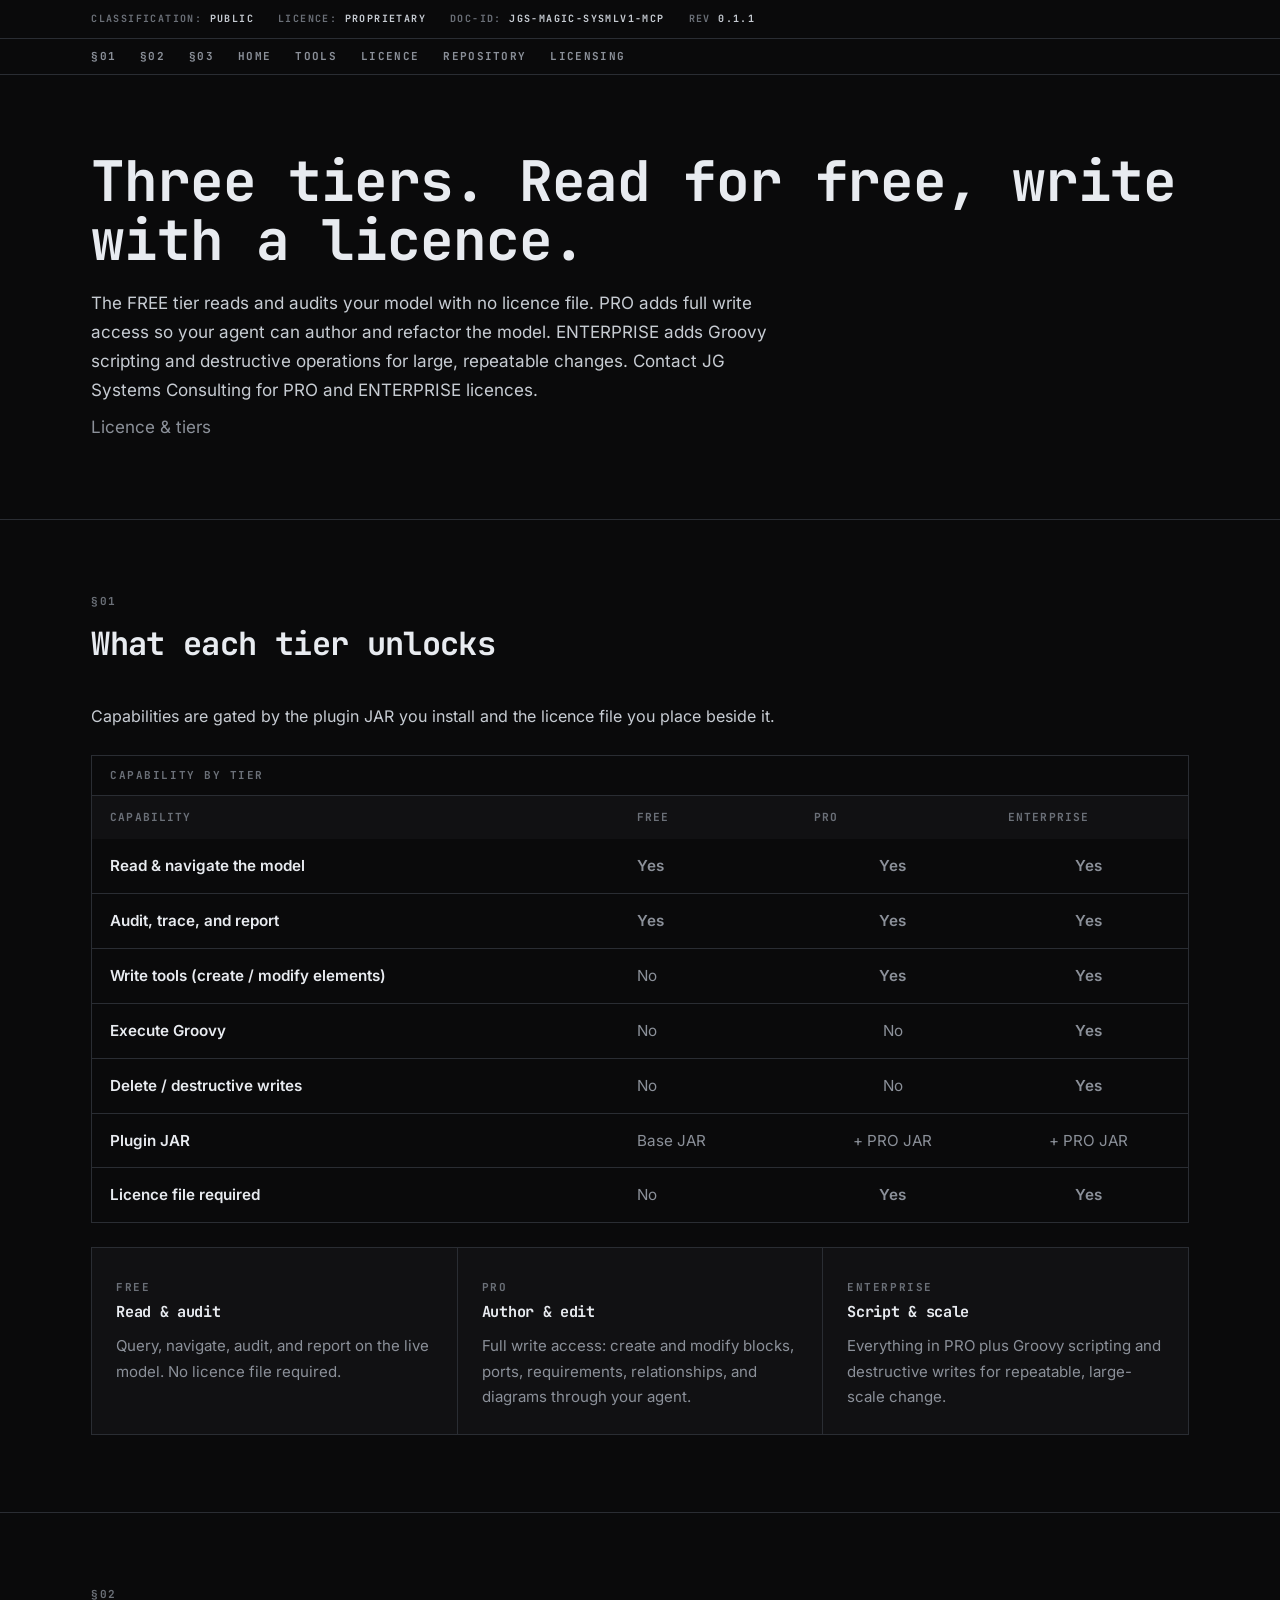
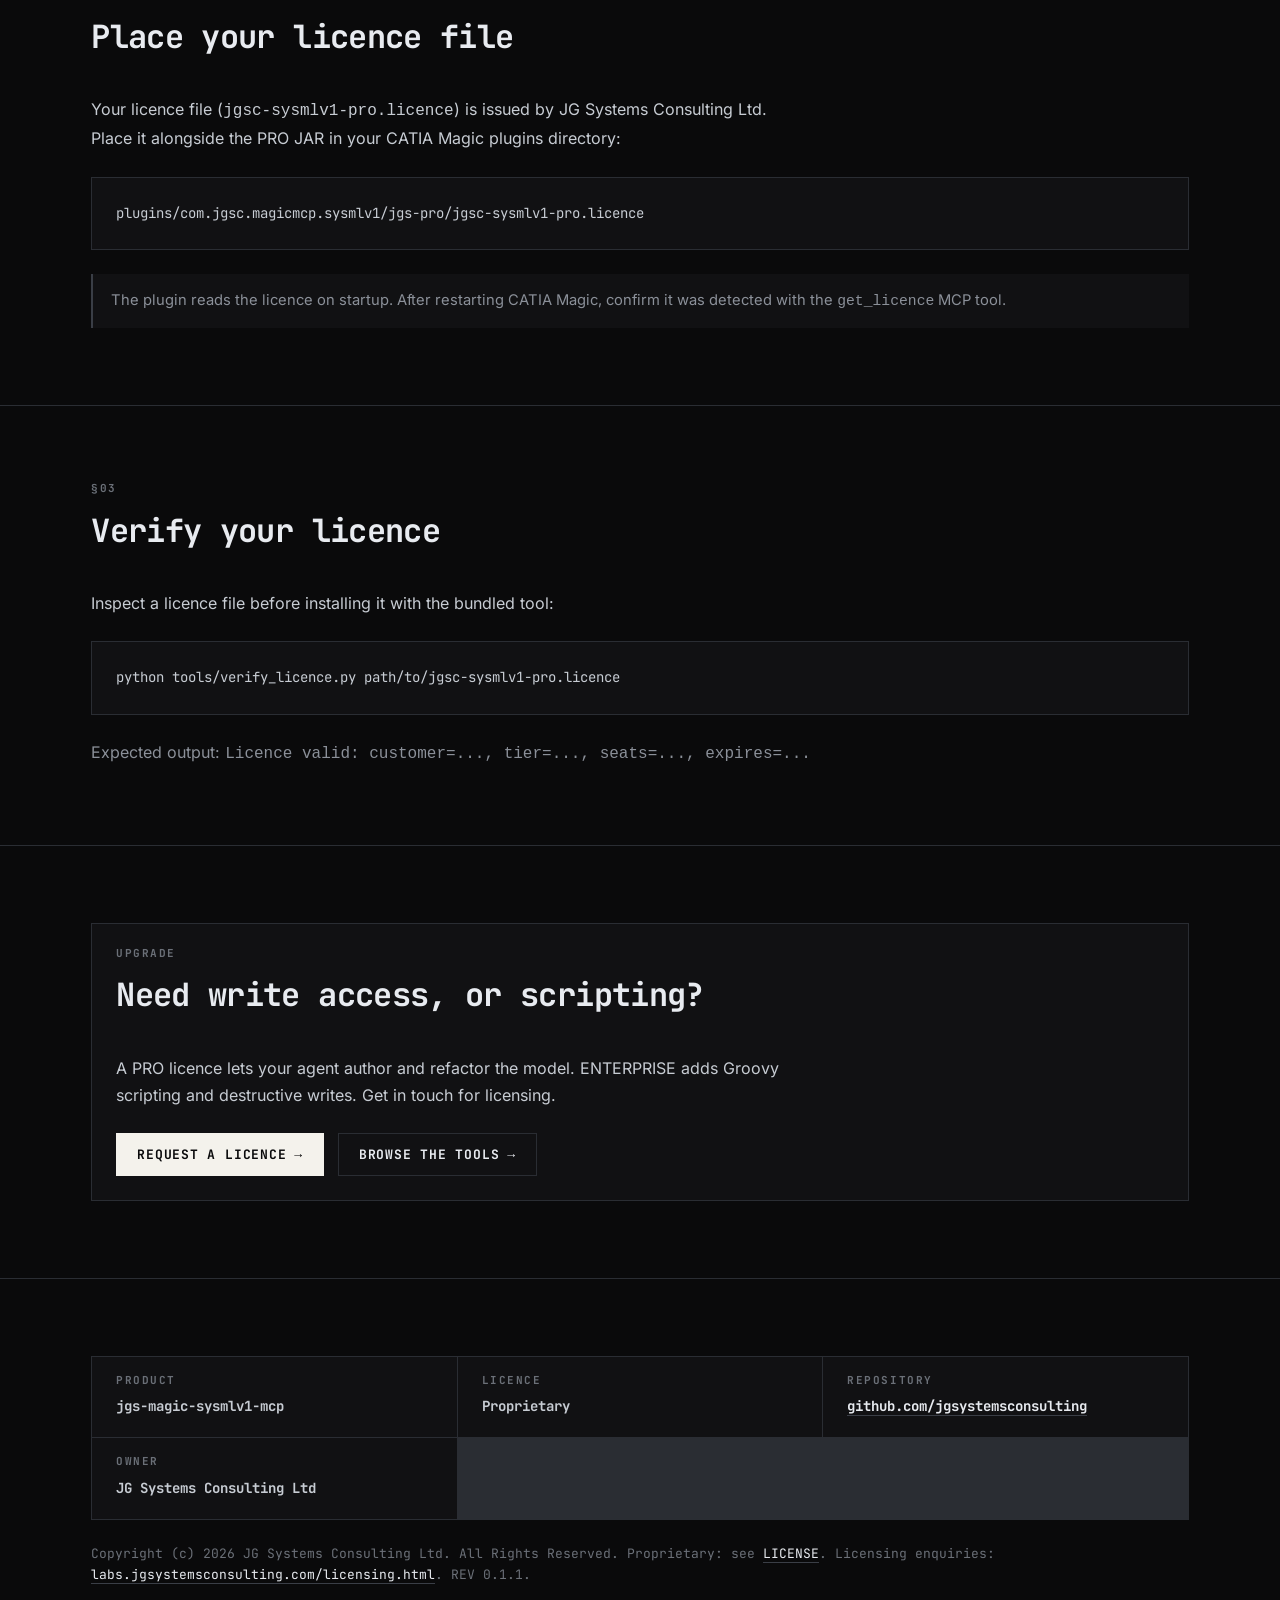
<file: docs/licensing.html>
<!DOCTYPE html>
<!--
  Copyright (c) 2026 JG Systems Consulting Ltd. All Rights Reserved.
  Generated at release time from scripts/release_v1_templates/docs/licensing.html.
  JGS brand & design system: dark engineering drafting-document aesthetic.
-->
<html lang="en">
<head>
<meta charset="utf-8">
<meta name="viewport" content="width=device-width, initial-scale=1">
<title>Licence &amp; tiers | SysML v1 MCP Bridge for CATIA Magic</title>
<meta name="description" content="FREE, PRO, and ENTERPRISE tiers for the JGS SysML v1 MCP Bridge: what each tier unlocks, how to place and verify your licence file, and how to confirm the active tier.">
<meta name="robots" content="index, follow">
<meta name="author" content="JG Systems Consulting Ltd.">
<link rel="canonical" href="https://jgsystemsconsulting.github.io/jgs-magic-sysmlv1-mcp/licensing.html">
<link rel="icon" type="image/svg+xml" href="favicon.svg">
<link rel="stylesheet" href="site.css">
<link rel="preload" href="fonts/inter-400.woff2" as="font" type="font/woff2" crossorigin>
<link rel="preload" href="fonts/inter-600.woff2" as="font" type="font/woff2" crossorigin>
<meta property="og:type" content="website">
<meta property="og:site_name" content="JGS CATIA Magic MCP">
<meta property="og:title" content="Licence &amp; tiers: SysML v1 MCP Bridge for CATIA Magic">
<meta property="og:description" content="What FREE, PRO, and ENTERPRISE unlock, plus licence file placement and verification.">
<meta property="og:url" content="https://jgsystemsconsulting.github.io/jgs-magic-sysmlv1-mcp/licensing.html">
<meta name="twitter:card" content="summary">
<meta name="twitter:title" content="Licence &amp; tiers: JGS SysML v1 MCP Bridge">
<meta name="twitter:description" content="FREE / PRO / ENTERPRISE capabilities, licence placement, and verification for the JGS SysML v1 MCP Bridge.">
<style>
.matrix-scroll { overflow-x: auto; border: 1px solid var(--line); margin-top: 1.5rem; }
table.matrix { border-collapse: collapse; width: 100%; min-width: 560px; font-size: .95rem; }
table.matrix th, table.matrix td { text-align: left; padding: 14px 18px; border-bottom: 1px solid var(--line); }
table.matrix thead th { font: 700 .7rem/1.4 var(--mono); letter-spacing: .1em; text-transform: uppercase; color: var(--mute); background: var(--ink-2); }
table.matrix tbody th { color: var(--text-hi); font-weight: 600; }
table.matrix td { color: var(--mute-2); text-align: center; }
table.matrix td:first-of-type, table.matrix tbody th { text-align: left; }
table.matrix tr:last-child th, table.matrix tr:last-child td { border-bottom: none; }
.yes { color: var(--text-hi); font-weight: 700; }
.no { color: var(--line-2); }
.note { background: var(--ink-2); border-left: 2px solid var(--line-2); padding: 14px 18px; margin-top: 1.5rem; color: var(--mute-2); font-size: .92rem; }
</style>
</head>
<body>

<header class="masthead"><div class="wrap">
  <span>CLASSIFICATION: <b>PUBLIC</b></span>
  <span>LICENCE: <b>Proprietary</b></span>
  <span>DOC-ID: <b>JGS-MAGIC-SYSMLV1-MCP</b></span>
  <span>REV <b>0.1.1</b></span>
</div></header>

<nav class="site" aria-label="Site"><div class="wrap">
  <a href="#sec-matrix" title="What each tier unlocks">&sect;01</a>
  <a href="#sec-place" title="Place your licence file">&sect;02</a>
  <a href="#sec-verify" title="Verify your licence">&sect;03</a>
  <a href="index.html">Home</a>
  <a href="tools.html">Tools</a>
  <a href="licensing.html" aria-current="page">Licence</a>
  <a href="https://github.com/jgsystemsconsulting/jgs-magic-sysmlv1-mcp">Repository</a>
  <a href="https://labs.jgsystemsconsulting.com/licensing.html">Licensing</a>
</div></nav>

<main>
<div class="hero"><div class="wrap">
  <h1 id="page-title">Three tiers. Read for free, write with a licence.</h1>
  <p>
    The FREE tier reads and audits your model with no licence file. PRO adds full write access so
    your agent can author and refactor the model. ENTERPRISE adds Groovy scripting and destructive
    operations for large, repeatable changes. Contact JG Systems Consulting for PRO and ENTERPRISE
    licences.
  </p>
  <p class="sub">Licence &amp; tiers</p>
</div></div>

<section aria-labelledby="sec-matrix"><div class="wrap">
  <div class="shead"><span class="label">&sect;01</span><h2 id="sec-matrix">What each tier unlocks</h2></div>
  <p class="lead">Capabilities are gated by the plugin JAR you install and the licence file you place beside it.</p>
  <div class="matrix-scroll">
    <table class="matrix">
      <caption class="label" style="text-align:left;padding:14px 18px;border-bottom:1px solid var(--line)">Capability by tier</caption>
      <thead>
        <tr>
          <th scope="col">Capability</th>
          <th scope="col">Free</th>
          <th scope="col">Pro</th>
          <th scope="col">Enterprise</th>
        </tr>
      </thead>
      <tbody>
        <tr><th scope="row">Read &amp; navigate the model</th><td class="yes">Yes</td><td class="yes">Yes</td><td class="yes">Yes</td></tr>
        <tr><th scope="row">Audit, trace, and report</th><td class="yes">Yes</td><td class="yes">Yes</td><td class="yes">Yes</td></tr>
        <tr><th scope="row">Write tools (create / modify elements)</th><td class="no">No</td><td class="yes">Yes</td><td class="yes">Yes</td></tr>
        <tr><th scope="row">Execute Groovy</th><td class="no">No</td><td class="no">No</td><td class="yes">Yes</td></tr>
        <tr><th scope="row">Delete / destructive writes</th><td class="no">No</td><td class="no">No</td><td class="yes">Yes</td></tr>
        <tr><th scope="row">Plugin JAR</th><td>Base JAR</td><td>+ PRO JAR</td><td>+ PRO JAR</td></tr>
        <tr><th scope="row">Licence file required</th><td class="no">No</td><td class="yes">Yes</td><td class="yes">Yes</td></tr>
      </tbody>
    </table>
  </div>
  <div class="grid g3" style="margin-top:1.5rem">
    <div class="cell"><span class="label">FREE</span><h3>Read &amp; audit</h3><p>Query, navigate, audit, and report on the live model. No licence file required.</p></div>
    <div class="cell"><span class="label">PRO</span><h3>Author &amp; edit</h3><p>Full write access: create and modify blocks, ports, requirements, relationships, and diagrams through your agent.</p></div>
    <div class="cell"><span class="label">ENTERPRISE</span><h3>Script &amp; scale</h3><p>Everything in PRO plus Groovy scripting and destructive writes for repeatable, large-scale change.</p></div>
  </div>
</div></section>

<section aria-labelledby="sec-place"><div class="wrap">
  <div class="shead"><span class="label">&sect;02</span><h2 id="sec-place">Place your licence file</h2></div>
  <p class="lead">
    Your licence file (<code>jgsc-sysmlv1-pro.licence</code>) is issued by JG Systems Consulting Ltd.
    Place it alongside the PRO JAR in your CATIA Magic plugins directory:
  </p>
  <div class="sheet" style="margin-top:1.5rem"><pre>plugins/com.jgsc.magicmcp.sysmlv1/jgs-pro/jgsc-sysmlv1-pro.licence</pre></div>
  <div class="note">The plugin reads the licence on startup. After restarting CATIA Magic, confirm it was detected with the <code>get_licence</code> MCP tool.</div>
</div></section>

<section aria-labelledby="sec-verify"><div class="wrap">
  <div class="shead"><span class="label">&sect;03</span><h2 id="sec-verify">Verify your licence</h2></div>
  <p class="lead">Inspect a licence file before installing it with the bundled tool:</p>
  <div class="sheet" style="margin-top:1.5rem"><pre>python tools/verify_licence.py path/to/jgsc-sysmlv1-pro.licence</pre></div>
  <p style="margin-top:1.5rem">Expected output: <code>Licence valid: customer=..., tier=..., seats=..., expires=...</code></p>
</div></section>

<section aria-labelledby="sec-cta"><div class="wrap">
  <div class="sheet">
    <div class="shead"><span class="label">Upgrade</span><h2 id="sec-cta">Need write access, or scripting?</h2></div>
    <p class="lead">A PRO licence lets your agent author and refactor the model. ENTERPRISE adds Groovy scripting and destructive writes. Get in touch for licensing.</p>
    <div class="cta" style="margin-top:1.5rem">
      <a class="btn btn-primary" href="mailto:support@jgsystemsconsulting.com?subject=Licence%20enquiry%20-%20jgs-magic-sysmlv1-mcp">Request a licence <span aria-hidden="true">&rarr;</span></a>
      <a class="btn btn-ghost" href="tools.html">Browse the tools <span aria-hidden="true">&rarr;</span></a>
    </div>
  </div>
</div></section>
</main>

<footer><div class="wrap">
  <div class="tblock">
    <div><span class="label">Product</span><b>jgs-magic-sysmlv1-mcp</b></div>
    <div><span class="label">Licence</span><b>Proprietary</b></div>
    <div><span class="label">Repository</span><b><a href="https://github.com/jgsystemsconsulting/jgs-magic-sysmlv1-mcp">github.com/jgsystemsconsulting</a></b></div>
    <div><span class="label">Owner</span><b>JG Systems Consulting Ltd</b></div>
  </div>
  <p class="foot-note">Copyright (c) 2026 JG Systems Consulting Ltd. All Rights Reserved. Proprietary:
     see <a href="https://github.com/jgsystemsconsulting/jgs-magic-sysmlv1-mcp/blob/main/LICENSE">LICENSE</a>.
     Licensing enquiries: <a href="https://labs.jgsystemsconsulting.com/licensing.html">labs.jgsystemsconsulting.com/licensing.html</a>. REV 0.1.1.</p>
</div></footer>

</body>
</html>
</file>
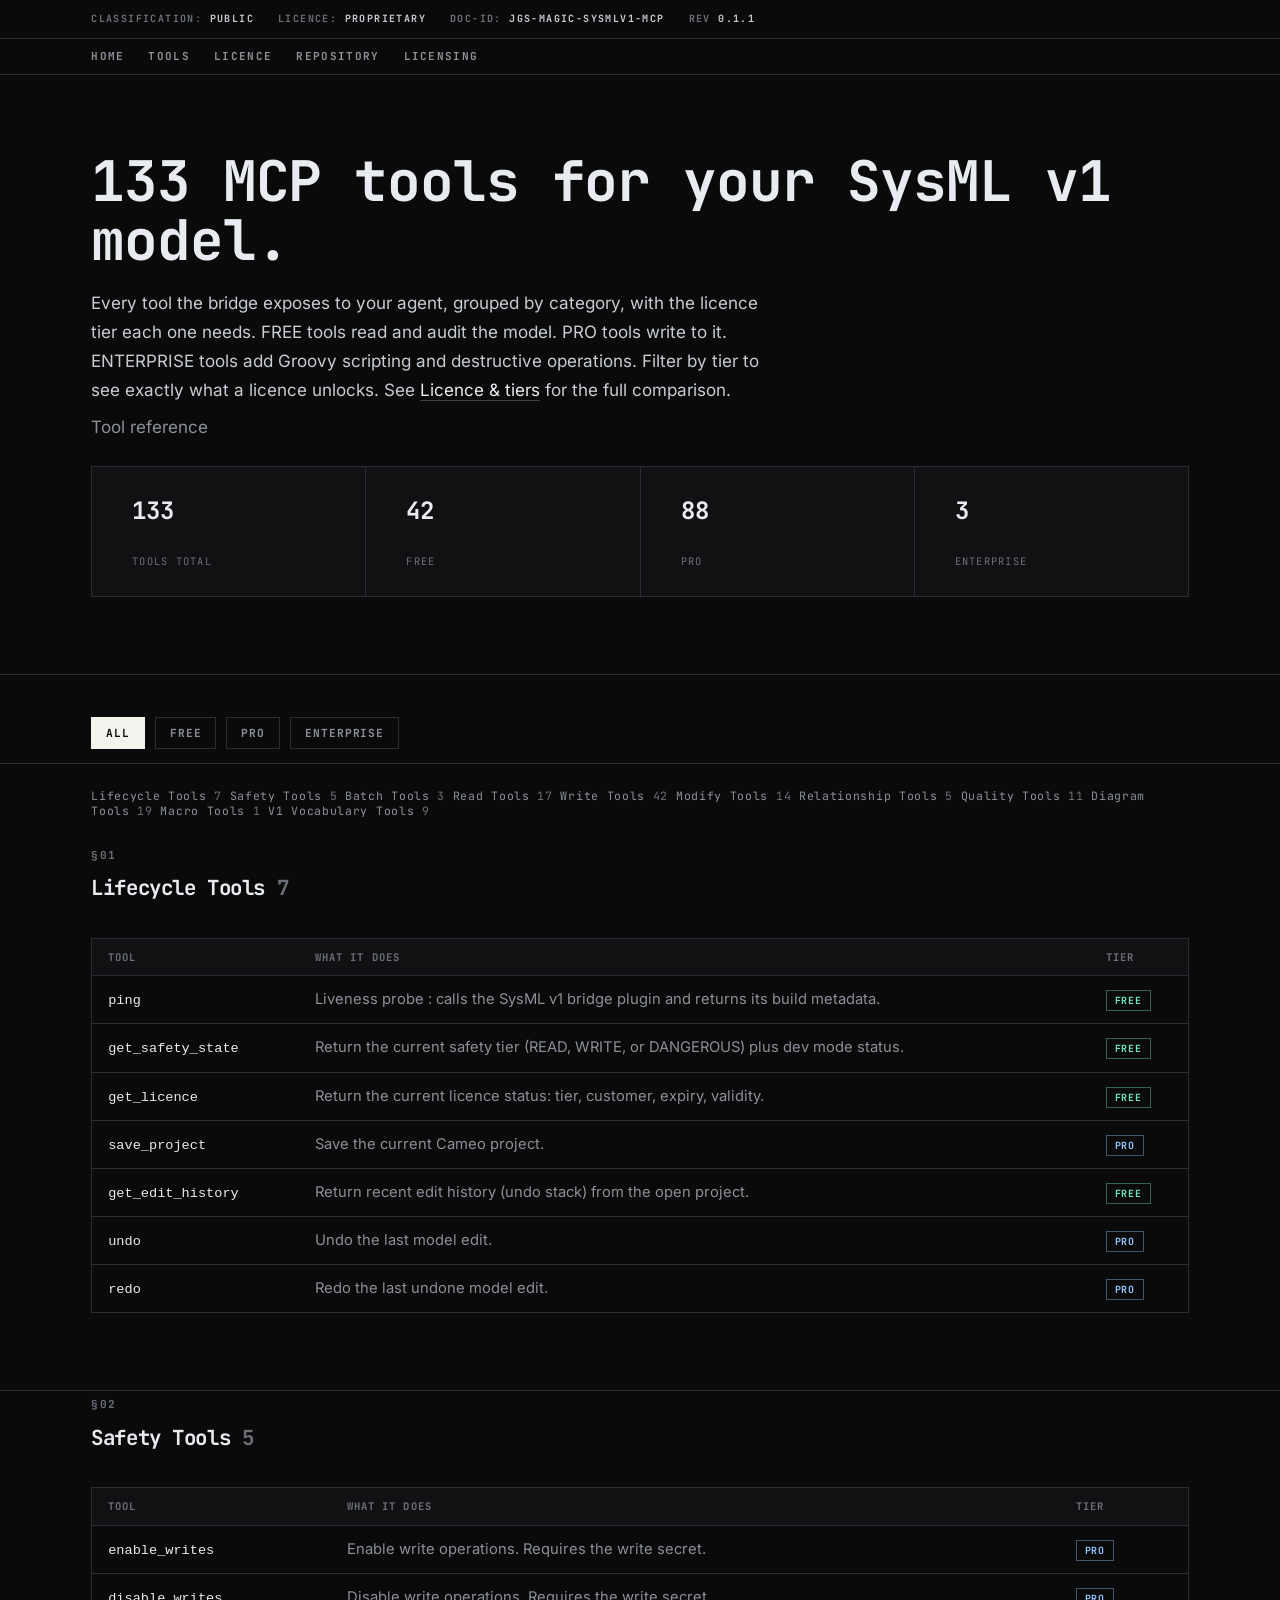
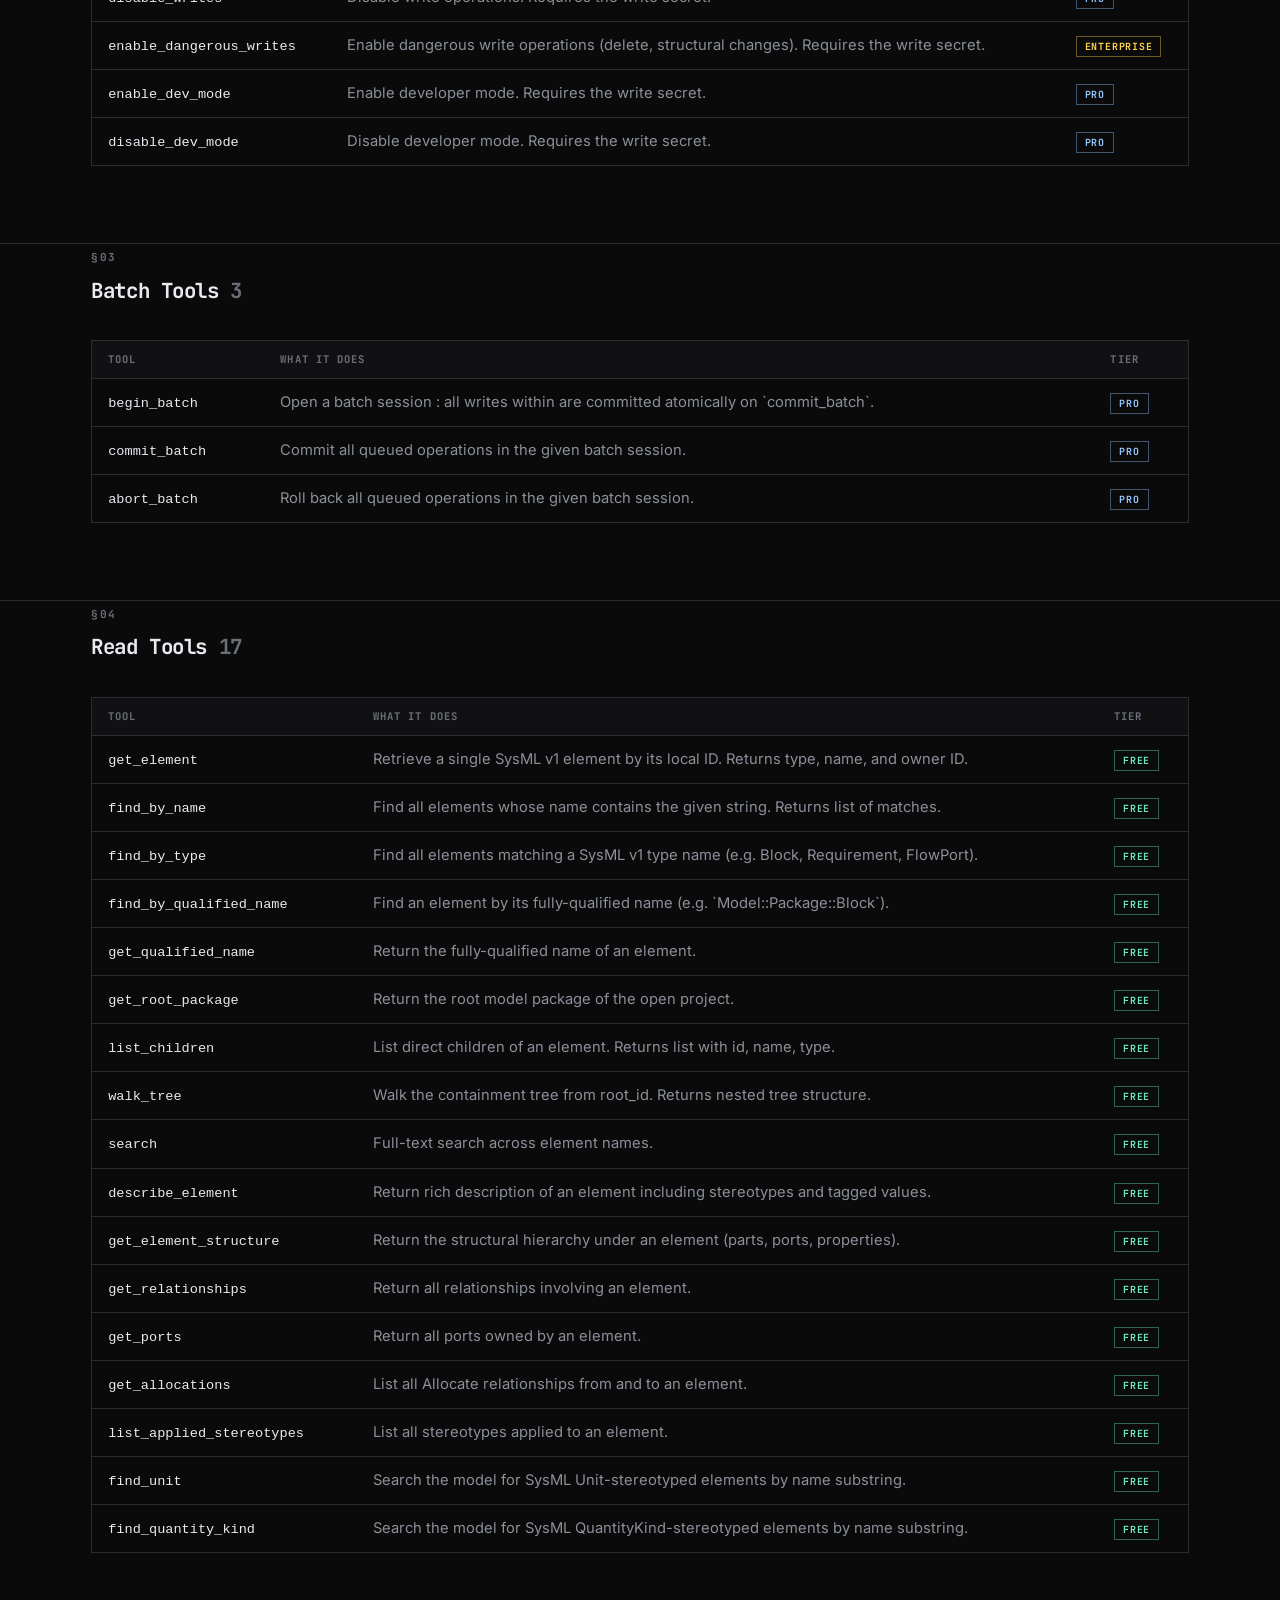
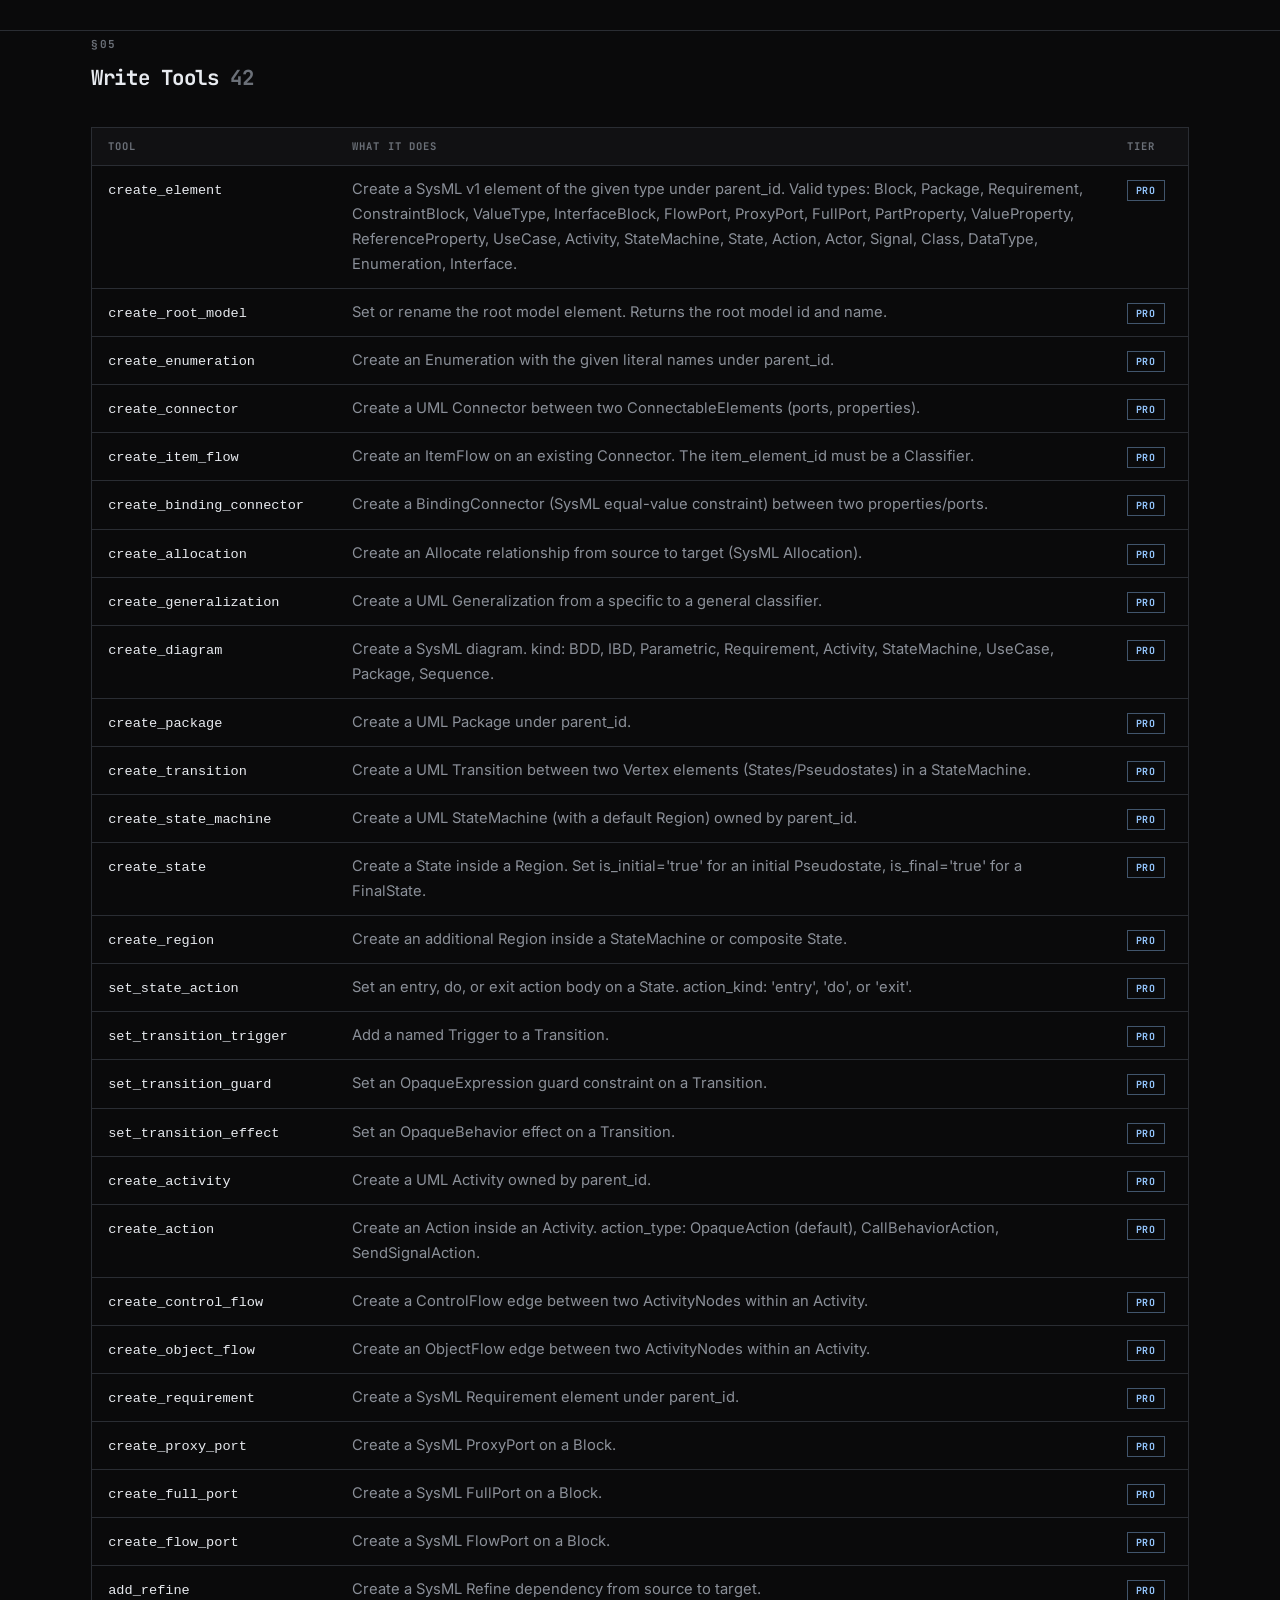
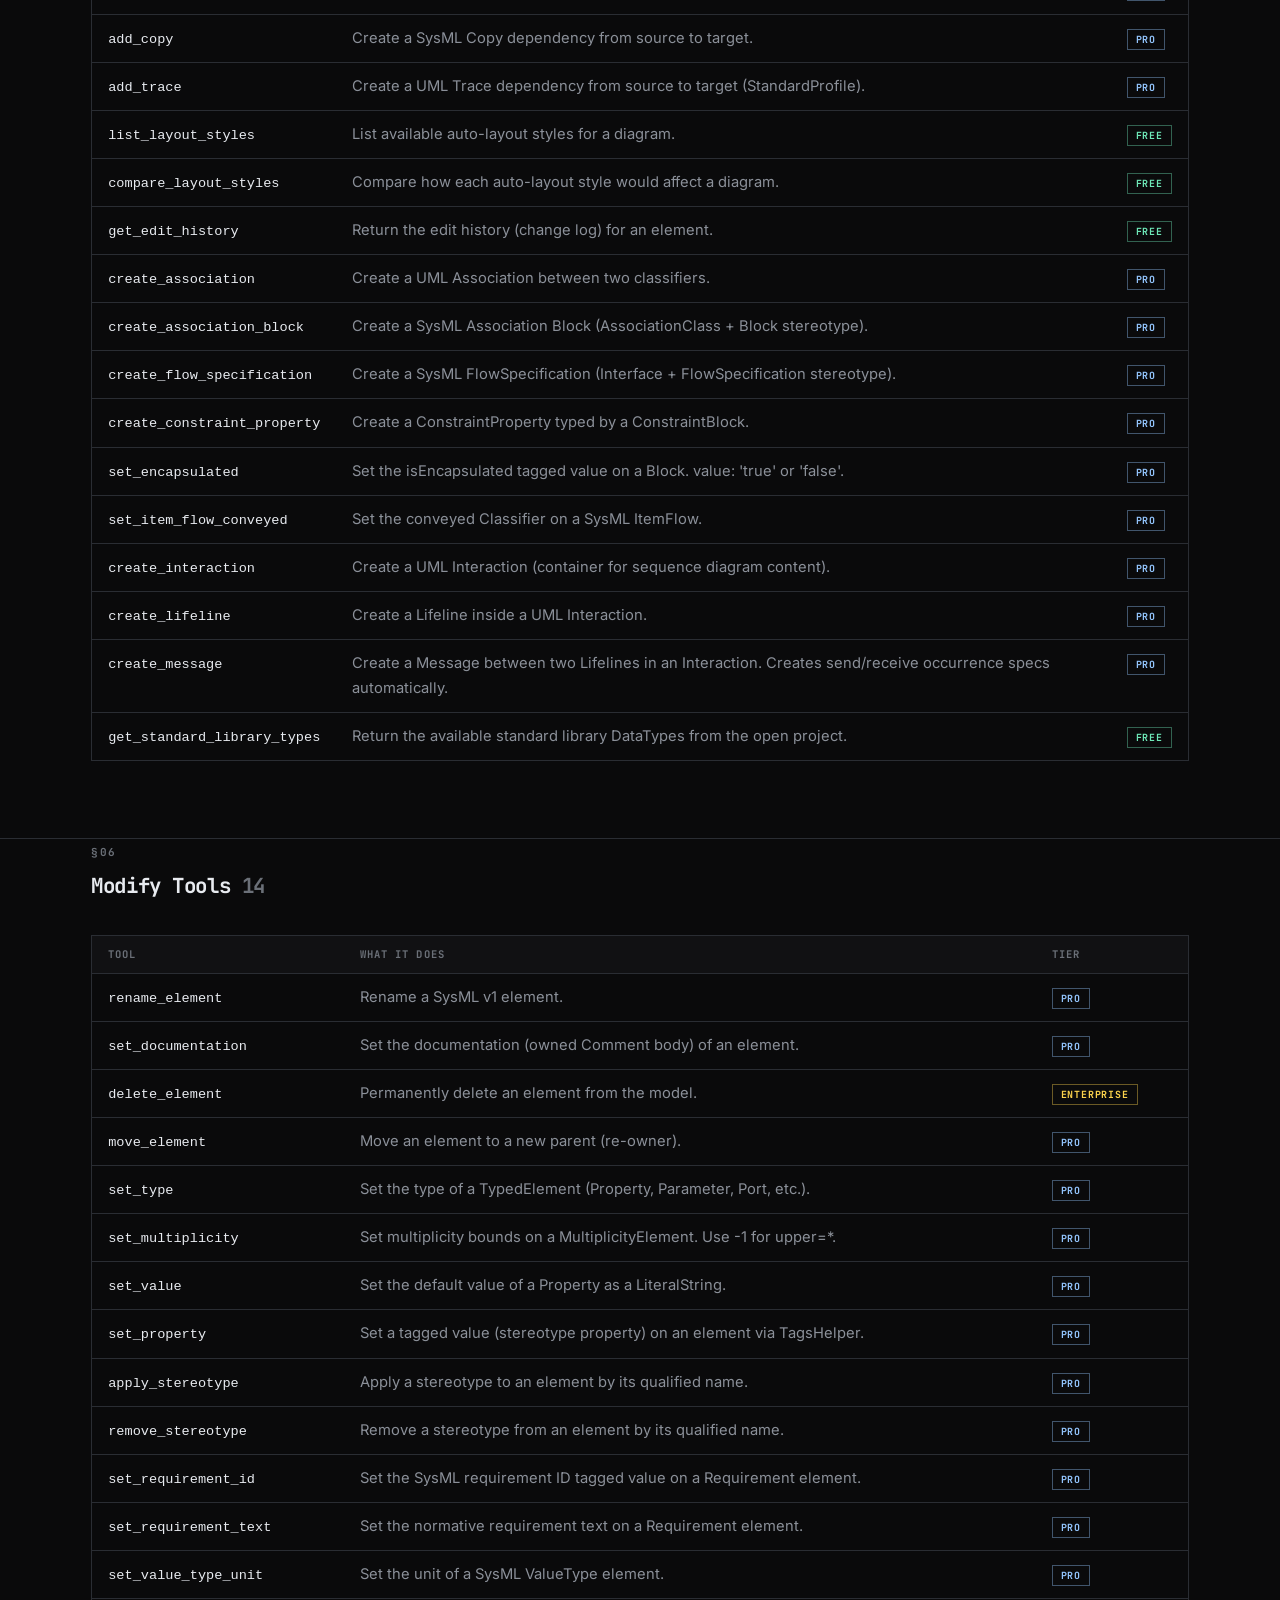
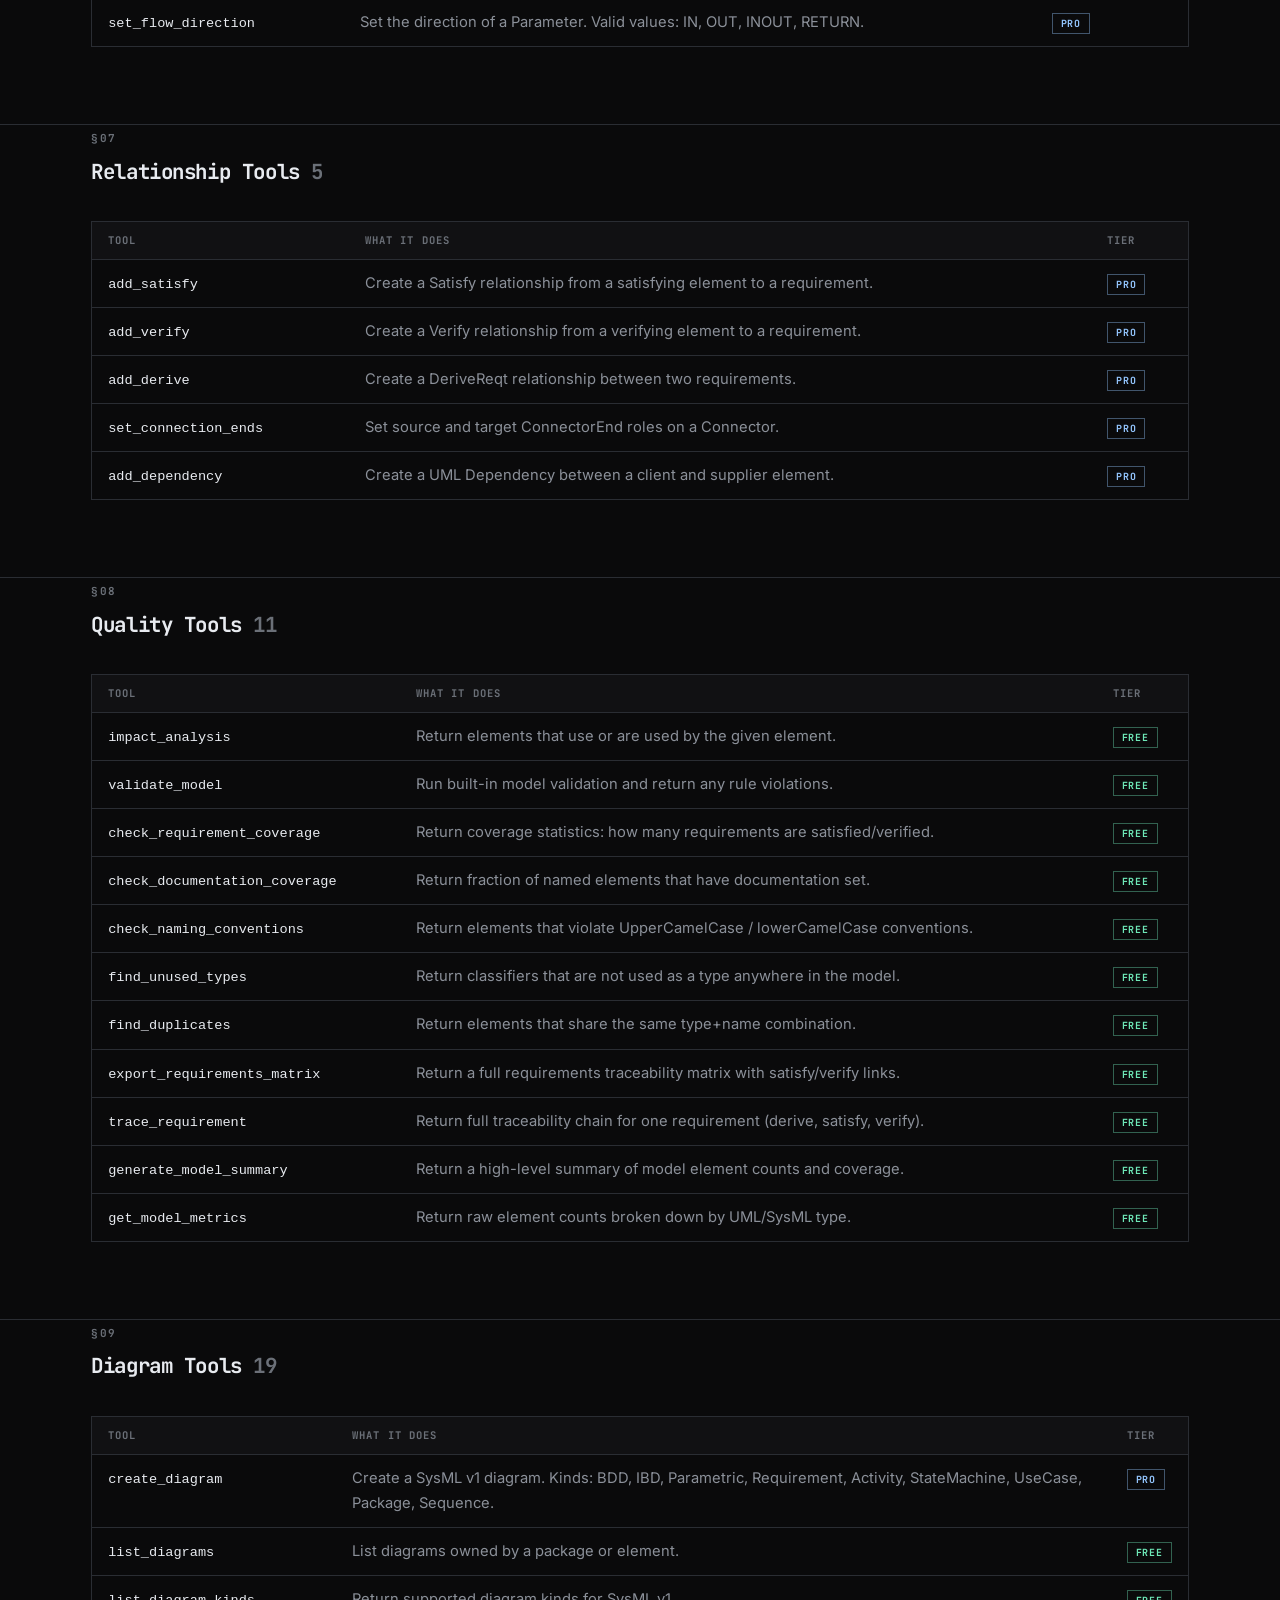
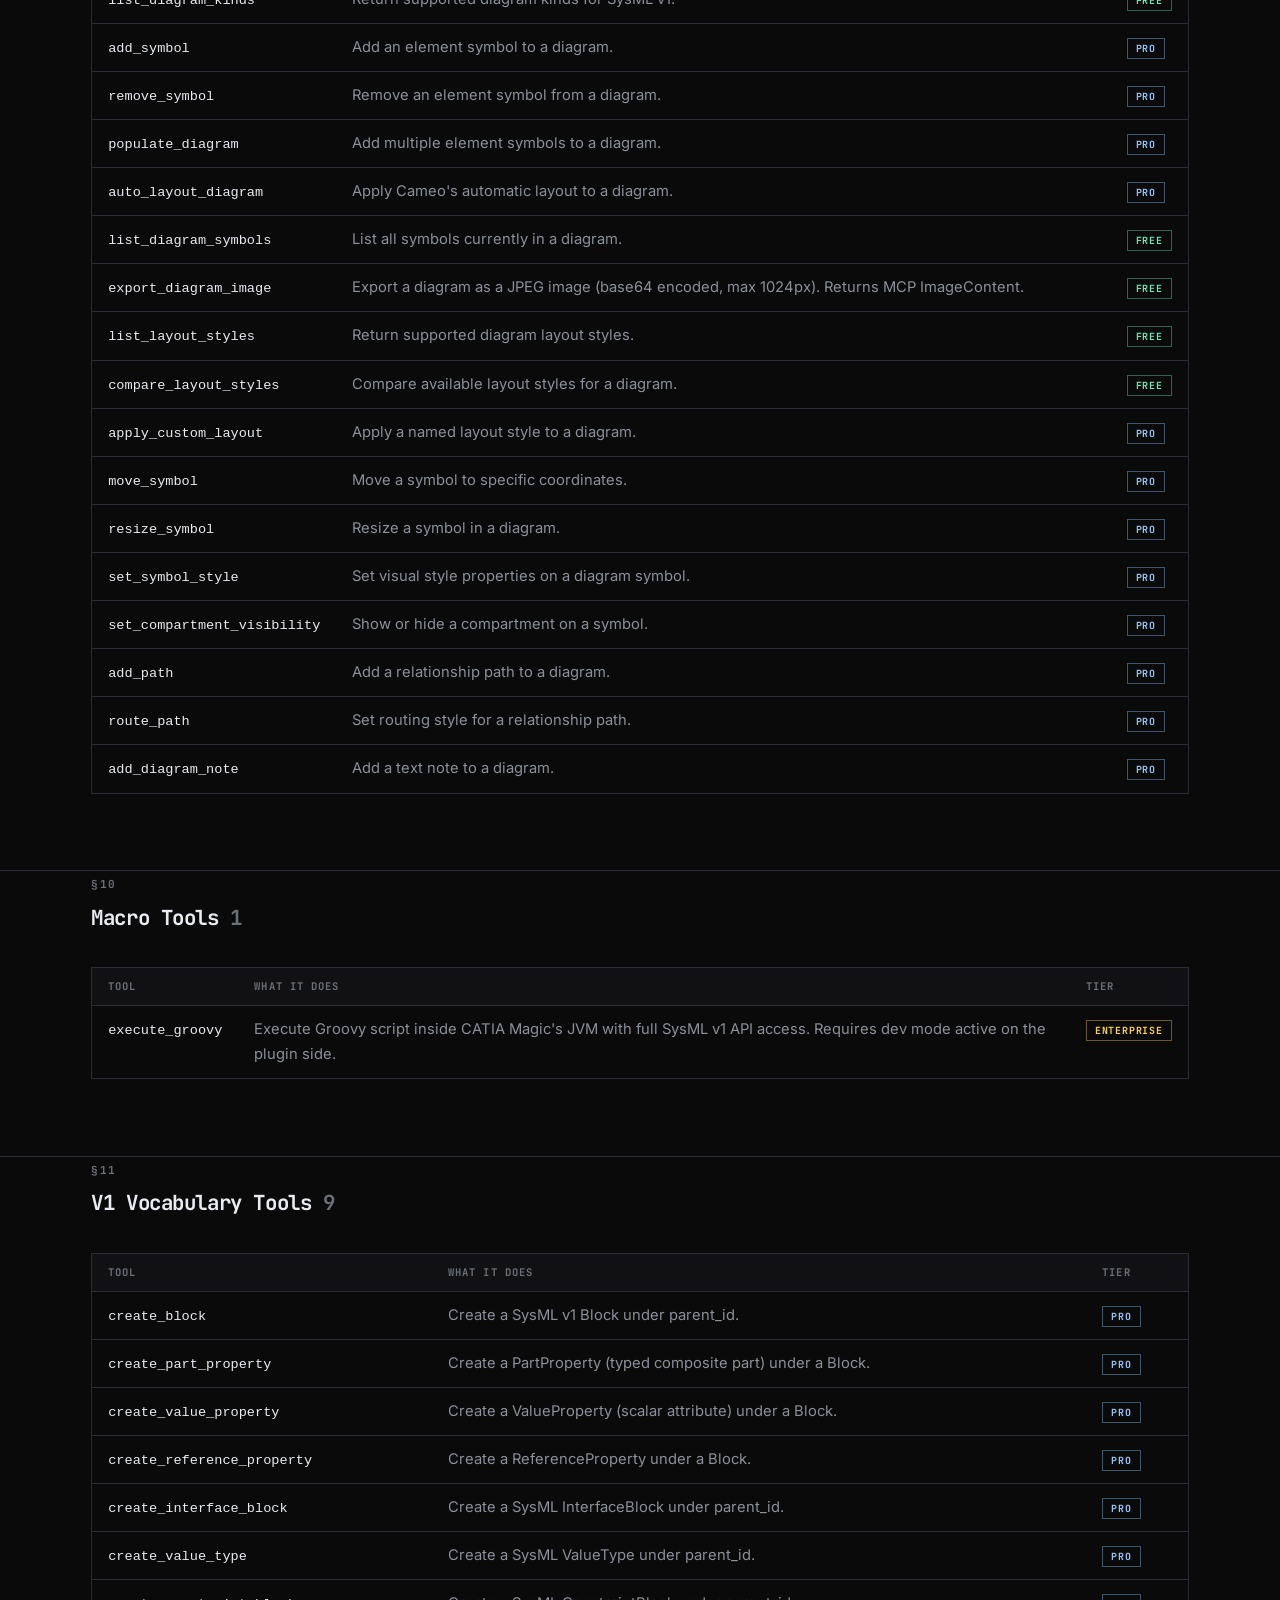
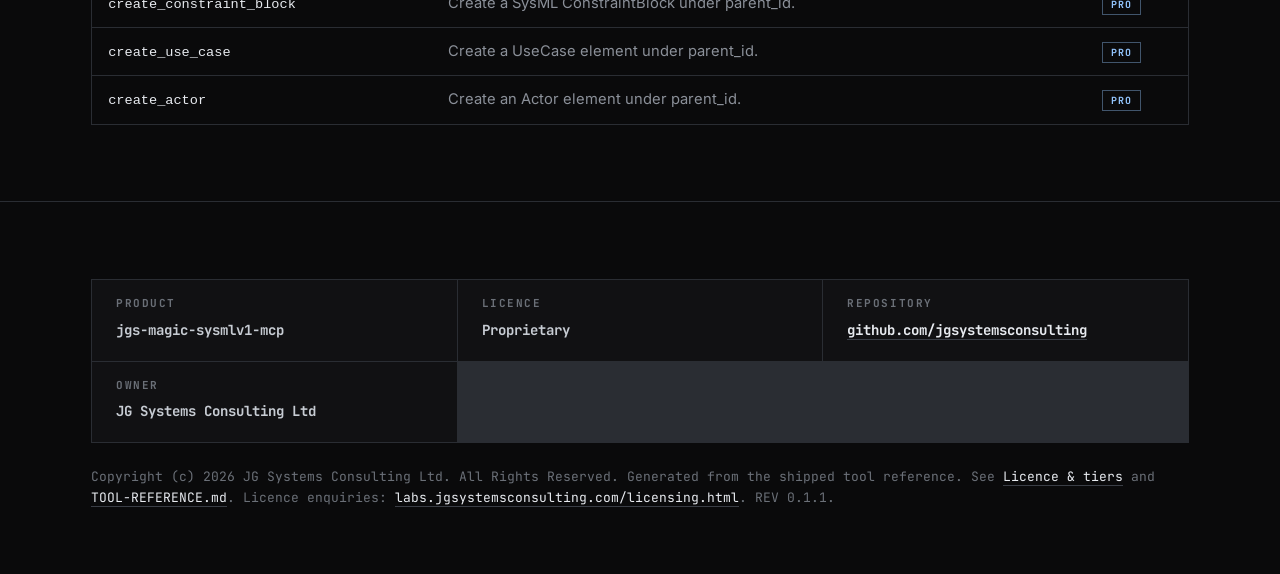
<file: docs/tools.html>
<!DOCTYPE html>
<!--
  Copyright (c) 2026 JG Systems Consulting Ltd. All Rights Reserved.
  GENERATED at release time by scripts/stage_release_v1.py from docs/TOOL-REFERENCE-v1.md.
  Do not hand-edit the staged copy: edit the shell (tools.shell.html) or the source reference.
  JGS brand & design system: dark engineering drafting-document aesthetic.
-->
<html lang="en">
<head>
<meta charset="utf-8">
<meta name="viewport" content="width=device-width, initial-scale=1">
<title>Tool reference | SysML v1 MCP Bridge for CATIA Magic</title>
<meta name="description" content="Every MCP tool in the JGS SysML v1 Bridge, grouped by category with the licence tier (FREE, PRO, ENTERPRISE) each requires. Filter by tier to see what a licence unlocks.">
<meta name="robots" content="index, follow">
<link rel="preload" href="fonts/inter-400.woff2" as="font" type="font/woff2" crossorigin>
<link rel="preload" href="fonts/inter-600.woff2" as="font" type="font/woff2" crossorigin>
<meta name="author" content="JG Systems Consulting Ltd.">
<link rel="canonical" href="https://jgsystemsconsulting.github.io/jgs-magic-sysmlv1-mcp/tools.html">
<meta property="og:type" content="website">
<meta property="og:site_name" content="JGS CATIA Magic MCP">
<meta property="og:title" content="Tool reference: JGS SysML v1 MCP Bridge">
<meta property="og:description" content="133 MCP tools for live SysML v1 models in CATIA Magic, by category and licence tier.">
<meta property="og:url" content="https://jgsystemsconsulting.github.io/jgs-magic-sysmlv1-mcp/tools.html">
<meta name="twitter:card" content="summary">
<meta name="twitter:title" content="Tool reference: JGS SysML v1 MCP Bridge">
<meta name="twitter:description" content="133 MCP tools by category and tier: FREE, PRO, ENTERPRISE.">
<link rel="icon" type="image/svg+xml" href="favicon.svg">
<link rel="stylesheet" href="site.css">
<style>
:root { --free: #6ee7b7; --pro: #93c5fd; --ent: #fcd34d; }
.counts { display: flex; flex-wrap: wrap; gap: 1px; background: var(--line); border: 1px solid var(--line); margin-top: 1.5rem; }
.counts div { background: var(--ink-2); padding: 14px 20px; flex: 1; min-width: 120px; }
.counts .n { font: 700 1.5rem var(--mono); color: var(--text-hi); }
.counts .k { font: 400 .65rem var(--mono); letter-spacing: .12em; text-transform: uppercase; color: var(--mute); }
.controls { position: sticky; top: 0; z-index: 5; background: var(--ink); border-bottom: 1px solid var(--line); padding: 14px 0; margin-top: 28px; }
.controls .inner { display: flex; flex-wrap: wrap; gap: 10px; align-items: center; }
.filter { font: 700 .7rem var(--mono); letter-spacing: .08em; text-transform: uppercase; padding: 8px 14px; background: transparent; color: var(--mute-2); border: 1px solid var(--line); cursor: pointer; }
.filter[aria-pressed="true"] { background: var(--paper); color: var(--paper-ink); border-color: var(--paper); }
.catnav { display: flex; flex-wrap: wrap; gap: 14px 22px; padding: 24px 0; font: 400 .72rem var(--mono); letter-spacing: .06em; }
.catnav a { color: var(--mute-2); border: 0; }
.catnav a:hover { color: var(--text-hi); }
.ct { color: var(--mute); }
section.cat { padding: 8px 0 var(--pad-section); }
section.cat .shead h2 { font-size: 1.3rem; }
.tbl-scroll { overflow-x: auto; border: 1px solid var(--line); }
table.tools { border-collapse: collapse; width: 100%; min-width: 620px; font-size: .92rem; }
table.tools th, table.tools td { text-align: left; padding: 11px 16px; border-bottom: 1px solid var(--line); vertical-align: top; color: var(--mute-2); }
table.tools thead th { font: 700 .66rem/1.4 var(--mono); letter-spacing: .1em; text-transform: uppercase; color: var(--mute); background: var(--ink-2); }
table.tools td:first-child code { color: var(--text-hi); font-size: .85rem; white-space: nowrap; }
table.tools tr:last-child td { border-bottom: none; }
.badge { font: 700 .62rem/1 var(--mono); letter-spacing: .08em; padding: 3px 8px; border: 1px solid var(--line-2); white-space: nowrap; }
.b-FREE { color: var(--free); border-color: color-mix(in srgb, var(--free) 40%, transparent); }
.b-PRO { color: var(--pro); border-color: color-mix(in srgb, var(--pro) 40%, transparent); }
.b-DANGEROUS { color: var(--ent); border-color: color-mix(in srgb, var(--ent) 40%, transparent); }
tr.hide { display: none; }
</style>
</head>
<body>

<header class="masthead"><div class="wrap">
  <span>CLASSIFICATION: <b>PUBLIC</b></span>
  <span>LICENCE: <b>Proprietary</b></span>
  <span>DOC-ID: <b>JGS-MAGIC-SYSMLV1-MCP</b></span>
  <span>REV <b>0.1.1</b></span>
</div></header>

<nav class="site" aria-label="Site"><div class="wrap">
  <a href="index.html">Home</a>
  <a href="tools.html" aria-current="page">Tools</a>
  <a href="licensing.html">Licence</a>
  <a href="https://github.com/jgsystemsconsulting/jgs-magic-sysmlv1-mcp">Repository</a>
  <a href="https://labs.jgsystemsconsulting.com/licensing.html">Licensing</a>
</div></nav>

<main>

<div class="hero"><div class="wrap">
  <h1 id="page-title">133 MCP tools for your SysML v1 model.</h1>
  <p>
    Every tool the bridge exposes to your agent, grouped by category, with the licence tier each
    one needs. FREE tools read and audit the model. PRO tools write to it. ENTERPRISE tools add
    Groovy scripting and destructive operations. Filter by tier to see exactly what a licence
    unlocks. See <a href="licensing.html">Licence &amp; tiers</a> for the full comparison.
  </p>
  <p class="sub">Tool reference</p>
  <div class="counts">
    <div><div class="n">133</div><div class="k">Tools total</div></div>
    <div><div class="n">42</div><div class="k">FREE</div></div>
    <div><div class="n">88</div><div class="k">PRO</div></div>
    <div><div class="n">3</div><div class="k">ENTERPRISE</div></div>
  </div>
</div></div>

  <div class="controls"><div class="wrap">
    <div class="inner" role="group" aria-label="Filter tools by tier">
      <button class="filter" data-filter="ALL" aria-pressed="true">All</button>
      <button class="filter" data-filter="FREE" aria-pressed="false">Free</button>
      <button class="filter" data-filter="PRO" aria-pressed="false">Pro</button>
      <button class="filter" data-filter="DANGEROUS" aria-pressed="false">Enterprise</button>
    </div>
  </div></div>

  <nav class="catnav" aria-label="Tool categories"><div class="wrap">
      <a href="#lifecycle-tools">Lifecycle Tools <span class="ct">7</span></a>
      <a href="#safety-tools">Safety Tools <span class="ct">5</span></a>
      <a href="#batch-tools">Batch Tools <span class="ct">3</span></a>
      <a href="#read-tools">Read Tools <span class="ct">17</span></a>
      <a href="#write-tools">Write Tools <span class="ct">42</span></a>
      <a href="#modify-tools">Modify Tools <span class="ct">14</span></a>
      <a href="#relationship-tools">Relationship Tools <span class="ct">5</span></a>
      <a href="#quality-tools">Quality Tools <span class="ct">11</span></a>
      <a href="#diagram-tools">Diagram Tools <span class="ct">19</span></a>
      <a href="#macro-tools">Macro Tools <span class="ct">1</span></a>
      <a href="#v1-vocabulary-tools">V1 Vocabulary Tools <span class="ct">9</span></a>
  </div></nav>

    <section class="cat" id="lifecycle-tools" aria-labelledby="lifecycle-tools-h"><div class="wrap">
      <div class="shead"><span class="label">&sect;01</span><h2 id="lifecycle-tools-h">Lifecycle Tools <span class="ct">7</span></h2></div>
      <div class="tbl-scroll"><table class="tools"><thead><tr><th scope="col">Tool</th><th scope="col">What it does</th><th scope="col">Tier</th></tr></thead>
        <tbody>
          <tr data-tier="FREE"><td><code>ping</code></td><td>Liveness probe : calls the SysML v1 bridge plugin and returns its build metadata.</td><td><span class="badge b-FREE">FREE</span></td></tr>
          <tr data-tier="FREE"><td><code>get_safety_state</code></td><td>Return the current safety tier (READ, WRITE, or DANGEROUS) plus dev mode status.</td><td><span class="badge b-FREE">FREE</span></td></tr>
          <tr data-tier="FREE"><td><code>get_licence</code></td><td>Return the current licence status: tier, customer, expiry, validity.</td><td><span class="badge b-FREE">FREE</span></td></tr>
          <tr data-tier="PRO"><td><code>save_project</code></td><td>Save the current Cameo project.</td><td><span class="badge b-PRO">PRO</span></td></tr>
          <tr data-tier="FREE"><td><code>get_edit_history</code></td><td>Return recent edit history (undo stack) from the open project.</td><td><span class="badge b-FREE">FREE</span></td></tr>
          <tr data-tier="PRO"><td><code>undo</code></td><td>Undo the last model edit.</td><td><span class="badge b-PRO">PRO</span></td></tr>
          <tr data-tier="PRO"><td><code>redo</code></td><td>Redo the last undone model edit.</td><td><span class="badge b-PRO">PRO</span></td></tr>
        </tbody></table></div>
    </div></section>
    <section class="cat" id="safety-tools" aria-labelledby="safety-tools-h"><div class="wrap">
      <div class="shead"><span class="label">&sect;02</span><h2 id="safety-tools-h">Safety Tools <span class="ct">5</span></h2></div>
      <div class="tbl-scroll"><table class="tools"><thead><tr><th scope="col">Tool</th><th scope="col">What it does</th><th scope="col">Tier</th></tr></thead>
        <tbody>
          <tr data-tier="PRO"><td><code>enable_writes</code></td><td>Enable write operations. Requires the write secret.</td><td><span class="badge b-PRO">PRO</span></td></tr>
          <tr data-tier="PRO"><td><code>disable_writes</code></td><td>Disable write operations. Requires the write secret.</td><td><span class="badge b-PRO">PRO</span></td></tr>
          <tr data-tier="DANGEROUS"><td><code>enable_dangerous_writes</code></td><td>Enable dangerous write operations (delete, structural changes). Requires the write secret.</td><td><span class="badge b-DANGEROUS">ENTERPRISE</span></td></tr>
          <tr data-tier="PRO"><td><code>enable_dev_mode</code></td><td>Enable developer mode. Requires the write secret.</td><td><span class="badge b-PRO">PRO</span></td></tr>
          <tr data-tier="PRO"><td><code>disable_dev_mode</code></td><td>Disable developer mode. Requires the write secret.</td><td><span class="badge b-PRO">PRO</span></td></tr>
        </tbody></table></div>
    </div></section>
    <section class="cat" id="batch-tools" aria-labelledby="batch-tools-h"><div class="wrap">
      <div class="shead"><span class="label">&sect;03</span><h2 id="batch-tools-h">Batch Tools <span class="ct">3</span></h2></div>
      <div class="tbl-scroll"><table class="tools"><thead><tr><th scope="col">Tool</th><th scope="col">What it does</th><th scope="col">Tier</th></tr></thead>
        <tbody>
          <tr data-tier="PRO"><td><code>begin_batch</code></td><td>Open a batch session : all writes within are committed atomically on `commit_batch`.</td><td><span class="badge b-PRO">PRO</span></td></tr>
          <tr data-tier="PRO"><td><code>commit_batch</code></td><td>Commit all queued operations in the given batch session.</td><td><span class="badge b-PRO">PRO</span></td></tr>
          <tr data-tier="PRO"><td><code>abort_batch</code></td><td>Roll back all queued operations in the given batch session.</td><td><span class="badge b-PRO">PRO</span></td></tr>
        </tbody></table></div>
    </div></section>
    <section class="cat" id="read-tools" aria-labelledby="read-tools-h"><div class="wrap">
      <div class="shead"><span class="label">&sect;04</span><h2 id="read-tools-h">Read Tools <span class="ct">17</span></h2></div>
      <div class="tbl-scroll"><table class="tools"><thead><tr><th scope="col">Tool</th><th scope="col">What it does</th><th scope="col">Tier</th></tr></thead>
        <tbody>
          <tr data-tier="FREE"><td><code>get_element</code></td><td>Retrieve a single SysML v1 element by its local ID. Returns type, name, and owner ID.</td><td><span class="badge b-FREE">FREE</span></td></tr>
          <tr data-tier="FREE"><td><code>find_by_name</code></td><td>Find all elements whose name contains the given string. Returns list of matches.</td><td><span class="badge b-FREE">FREE</span></td></tr>
          <tr data-tier="FREE"><td><code>find_by_type</code></td><td>Find all elements matching a SysML v1 type name (e.g. Block, Requirement, FlowPort).</td><td><span class="badge b-FREE">FREE</span></td></tr>
          <tr data-tier="FREE"><td><code>find_by_qualified_name</code></td><td>Find an element by its fully-qualified name (e.g. `Model::Package::Block`).</td><td><span class="badge b-FREE">FREE</span></td></tr>
          <tr data-tier="FREE"><td><code>get_qualified_name</code></td><td>Return the fully-qualified name of an element.</td><td><span class="badge b-FREE">FREE</span></td></tr>
          <tr data-tier="FREE"><td><code>get_root_package</code></td><td>Return the root model package of the open project.</td><td><span class="badge b-FREE">FREE</span></td></tr>
          <tr data-tier="FREE"><td><code>list_children</code></td><td>List direct children of an element. Returns list with id, name, type.</td><td><span class="badge b-FREE">FREE</span></td></tr>
          <tr data-tier="FREE"><td><code>walk_tree</code></td><td>Walk the containment tree from root_id. Returns nested tree structure.</td><td><span class="badge b-FREE">FREE</span></td></tr>
          <tr data-tier="FREE"><td><code>search</code></td><td>Full-text search across element names.</td><td><span class="badge b-FREE">FREE</span></td></tr>
          <tr data-tier="FREE"><td><code>describe_element</code></td><td>Return rich description of an element including stereotypes and tagged values.</td><td><span class="badge b-FREE">FREE</span></td></tr>
          <tr data-tier="FREE"><td><code>get_element_structure</code></td><td>Return the structural hierarchy under an element (parts, ports, properties).</td><td><span class="badge b-FREE">FREE</span></td></tr>
          <tr data-tier="FREE"><td><code>get_relationships</code></td><td>Return all relationships involving an element.</td><td><span class="badge b-FREE">FREE</span></td></tr>
          <tr data-tier="FREE"><td><code>get_ports</code></td><td>Return all ports owned by an element.</td><td><span class="badge b-FREE">FREE</span></td></tr>
          <tr data-tier="FREE"><td><code>get_allocations</code></td><td>List all Allocate relationships from and to an element.</td><td><span class="badge b-FREE">FREE</span></td></tr>
          <tr data-tier="FREE"><td><code>list_applied_stereotypes</code></td><td>List all stereotypes applied to an element.</td><td><span class="badge b-FREE">FREE</span></td></tr>
          <tr data-tier="FREE"><td><code>find_unit</code></td><td>Search the model for SysML Unit-stereotyped elements by name substring.</td><td><span class="badge b-FREE">FREE</span></td></tr>
          <tr data-tier="FREE"><td><code>find_quantity_kind</code></td><td>Search the model for SysML QuantityKind-stereotyped elements by name substring.</td><td><span class="badge b-FREE">FREE</span></td></tr>
        </tbody></table></div>
    </div></section>
    <section class="cat" id="write-tools" aria-labelledby="write-tools-h"><div class="wrap">
      <div class="shead"><span class="label">&sect;05</span><h2 id="write-tools-h">Write Tools <span class="ct">42</span></h2></div>
      <div class="tbl-scroll"><table class="tools"><thead><tr><th scope="col">Tool</th><th scope="col">What it does</th><th scope="col">Tier</th></tr></thead>
        <tbody>
          <tr data-tier="PRO"><td><code>create_element</code></td><td>Create a SysML v1 element of the given type under parent_id. Valid types: Block, Package, Requirement, ConstraintBlock, ValueType, InterfaceBlock, FlowPort, ProxyPort, FullPort, PartProperty, ValueProperty, ReferenceProperty, UseCase, Activity, StateMachine, State, Action, Actor, Signal, Class, DataType, Enumeration, Interface.</td><td><span class="badge b-PRO">PRO</span></td></tr>
          <tr data-tier="PRO"><td><code>create_root_model</code></td><td>Set or rename the root model element. Returns the root model id and name.</td><td><span class="badge b-PRO">PRO</span></td></tr>
          <tr data-tier="PRO"><td><code>create_enumeration</code></td><td>Create an Enumeration with the given literal names under parent_id.</td><td><span class="badge b-PRO">PRO</span></td></tr>
          <tr data-tier="PRO"><td><code>create_connector</code></td><td>Create a UML Connector between two ConnectableElements (ports, properties).</td><td><span class="badge b-PRO">PRO</span></td></tr>
          <tr data-tier="PRO"><td><code>create_item_flow</code></td><td>Create an ItemFlow on an existing Connector. The item_element_id must be a Classifier.</td><td><span class="badge b-PRO">PRO</span></td></tr>
          <tr data-tier="PRO"><td><code>create_binding_connector</code></td><td>Create a BindingConnector (SysML equal-value constraint) between two properties/ports.</td><td><span class="badge b-PRO">PRO</span></td></tr>
          <tr data-tier="PRO"><td><code>create_allocation</code></td><td>Create an Allocate relationship from source to target (SysML Allocation).</td><td><span class="badge b-PRO">PRO</span></td></tr>
          <tr data-tier="PRO"><td><code>create_generalization</code></td><td>Create a UML Generalization from a specific to a general classifier.</td><td><span class="badge b-PRO">PRO</span></td></tr>
          <tr data-tier="PRO"><td><code>create_diagram</code></td><td>Create a SysML diagram. kind: BDD, IBD, Parametric, Requirement, Activity, StateMachine, UseCase, Package, Sequence.</td><td><span class="badge b-PRO">PRO</span></td></tr>
          <tr data-tier="PRO"><td><code>create_package</code></td><td>Create a UML Package under parent_id.</td><td><span class="badge b-PRO">PRO</span></td></tr>
          <tr data-tier="PRO"><td><code>create_transition</code></td><td>Create a UML Transition between two Vertex elements (States/Pseudostates) in a StateMachine.</td><td><span class="badge b-PRO">PRO</span></td></tr>
          <tr data-tier="PRO"><td><code>create_state_machine</code></td><td>Create a UML StateMachine (with a default Region) owned by parent_id.</td><td><span class="badge b-PRO">PRO</span></td></tr>
          <tr data-tier="PRO"><td><code>create_state</code></td><td>Create a State inside a Region. Set is_initial=&#x27;true&#x27; for an initial Pseudostate, is_final=&#x27;true&#x27; for a FinalState.</td><td><span class="badge b-PRO">PRO</span></td></tr>
          <tr data-tier="PRO"><td><code>create_region</code></td><td>Create an additional Region inside a StateMachine or composite State.</td><td><span class="badge b-PRO">PRO</span></td></tr>
          <tr data-tier="PRO"><td><code>set_state_action</code></td><td>Set an entry, do, or exit action body on a State. action_kind: &#x27;entry&#x27;, &#x27;do&#x27;, or &#x27;exit&#x27;.</td><td><span class="badge b-PRO">PRO</span></td></tr>
          <tr data-tier="PRO"><td><code>set_transition_trigger</code></td><td>Add a named Trigger to a Transition.</td><td><span class="badge b-PRO">PRO</span></td></tr>
          <tr data-tier="PRO"><td><code>set_transition_guard</code></td><td>Set an OpaqueExpression guard constraint on a Transition.</td><td><span class="badge b-PRO">PRO</span></td></tr>
          <tr data-tier="PRO"><td><code>set_transition_effect</code></td><td>Set an OpaqueBehavior effect on a Transition.</td><td><span class="badge b-PRO">PRO</span></td></tr>
          <tr data-tier="PRO"><td><code>create_activity</code></td><td>Create a UML Activity owned by parent_id.</td><td><span class="badge b-PRO">PRO</span></td></tr>
          <tr data-tier="PRO"><td><code>create_action</code></td><td>Create an Action inside an Activity. action_type: OpaqueAction (default), CallBehaviorAction, SendSignalAction.</td><td><span class="badge b-PRO">PRO</span></td></tr>
          <tr data-tier="PRO"><td><code>create_control_flow</code></td><td>Create a ControlFlow edge between two ActivityNodes within an Activity.</td><td><span class="badge b-PRO">PRO</span></td></tr>
          <tr data-tier="PRO"><td><code>create_object_flow</code></td><td>Create an ObjectFlow edge between two ActivityNodes within an Activity.</td><td><span class="badge b-PRO">PRO</span></td></tr>
          <tr data-tier="PRO"><td><code>create_requirement</code></td><td>Create a SysML Requirement element under parent_id.</td><td><span class="badge b-PRO">PRO</span></td></tr>
          <tr data-tier="PRO"><td><code>create_proxy_port</code></td><td>Create a SysML ProxyPort on a Block.</td><td><span class="badge b-PRO">PRO</span></td></tr>
          <tr data-tier="PRO"><td><code>create_full_port</code></td><td>Create a SysML FullPort on a Block.</td><td><span class="badge b-PRO">PRO</span></td></tr>
          <tr data-tier="PRO"><td><code>create_flow_port</code></td><td>Create a SysML FlowPort on a Block.</td><td><span class="badge b-PRO">PRO</span></td></tr>
          <tr data-tier="PRO"><td><code>add_refine</code></td><td>Create a SysML Refine dependency from source to target.</td><td><span class="badge b-PRO">PRO</span></td></tr>
          <tr data-tier="PRO"><td><code>add_copy</code></td><td>Create a SysML Copy dependency from source to target.</td><td><span class="badge b-PRO">PRO</span></td></tr>
          <tr data-tier="PRO"><td><code>add_trace</code></td><td>Create a UML Trace dependency from source to target (StandardProfile).</td><td><span class="badge b-PRO">PRO</span></td></tr>
          <tr data-tier="FREE"><td><code>list_layout_styles</code></td><td>List available auto-layout styles for a diagram.</td><td><span class="badge b-FREE">FREE</span></td></tr>
          <tr data-tier="FREE"><td><code>compare_layout_styles</code></td><td>Compare how each auto-layout style would affect a diagram.</td><td><span class="badge b-FREE">FREE</span></td></tr>
          <tr data-tier="FREE"><td><code>get_edit_history</code></td><td>Return the edit history (change log) for an element.</td><td><span class="badge b-FREE">FREE</span></td></tr>
          <tr data-tier="PRO"><td><code>create_association</code></td><td>Create a UML Association between two classifiers.</td><td><span class="badge b-PRO">PRO</span></td></tr>
          <tr data-tier="PRO"><td><code>create_association_block</code></td><td>Create a SysML Association Block (AssociationClass + Block stereotype).</td><td><span class="badge b-PRO">PRO</span></td></tr>
          <tr data-tier="PRO"><td><code>create_flow_specification</code></td><td>Create a SysML FlowSpecification (Interface + FlowSpecification stereotype).</td><td><span class="badge b-PRO">PRO</span></td></tr>
          <tr data-tier="PRO"><td><code>create_constraint_property</code></td><td>Create a ConstraintProperty typed by a ConstraintBlock.</td><td><span class="badge b-PRO">PRO</span></td></tr>
          <tr data-tier="PRO"><td><code>set_encapsulated</code></td><td>Set the isEncapsulated tagged value on a Block. value: &#x27;true&#x27; or &#x27;false&#x27;.</td><td><span class="badge b-PRO">PRO</span></td></tr>
          <tr data-tier="PRO"><td><code>set_item_flow_conveyed</code></td><td>Set the conveyed Classifier on a SysML ItemFlow.</td><td><span class="badge b-PRO">PRO</span></td></tr>
          <tr data-tier="PRO"><td><code>create_interaction</code></td><td>Create a UML Interaction (container for sequence diagram content).</td><td><span class="badge b-PRO">PRO</span></td></tr>
          <tr data-tier="PRO"><td><code>create_lifeline</code></td><td>Create a Lifeline inside a UML Interaction.</td><td><span class="badge b-PRO">PRO</span></td></tr>
          <tr data-tier="PRO"><td><code>create_message</code></td><td>Create a Message between two Lifelines in an Interaction. Creates send/receive occurrence specs automatically.</td><td><span class="badge b-PRO">PRO</span></td></tr>
          <tr data-tier="FREE"><td><code>get_standard_library_types</code></td><td>Return the available standard library DataTypes from the open project.</td><td><span class="badge b-FREE">FREE</span></td></tr>
        </tbody></table></div>
    </div></section>
    <section class="cat" id="modify-tools" aria-labelledby="modify-tools-h"><div class="wrap">
      <div class="shead"><span class="label">&sect;06</span><h2 id="modify-tools-h">Modify Tools <span class="ct">14</span></h2></div>
      <div class="tbl-scroll"><table class="tools"><thead><tr><th scope="col">Tool</th><th scope="col">What it does</th><th scope="col">Tier</th></tr></thead>
        <tbody>
          <tr data-tier="PRO"><td><code>rename_element</code></td><td>Rename a SysML v1 element.</td><td><span class="badge b-PRO">PRO</span></td></tr>
          <tr data-tier="PRO"><td><code>set_documentation</code></td><td>Set the documentation (owned Comment body) of an element.</td><td><span class="badge b-PRO">PRO</span></td></tr>
          <tr data-tier="DANGEROUS"><td><code>delete_element</code></td><td>Permanently delete an element from the model.</td><td><span class="badge b-DANGEROUS">ENTERPRISE</span></td></tr>
          <tr data-tier="PRO"><td><code>move_element</code></td><td>Move an element to a new parent (re-owner).</td><td><span class="badge b-PRO">PRO</span></td></tr>
          <tr data-tier="PRO"><td><code>set_type</code></td><td>Set the type of a TypedElement (Property, Parameter, Port, etc.).</td><td><span class="badge b-PRO">PRO</span></td></tr>
          <tr data-tier="PRO"><td><code>set_multiplicity</code></td><td>Set multiplicity bounds on a MultiplicityElement. Use -1 for upper=*.</td><td><span class="badge b-PRO">PRO</span></td></tr>
          <tr data-tier="PRO"><td><code>set_value</code></td><td>Set the default value of a Property as a LiteralString.</td><td><span class="badge b-PRO">PRO</span></td></tr>
          <tr data-tier="PRO"><td><code>set_property</code></td><td>Set a tagged value (stereotype property) on an element via TagsHelper.</td><td><span class="badge b-PRO">PRO</span></td></tr>
          <tr data-tier="PRO"><td><code>apply_stereotype</code></td><td>Apply a stereotype to an element by its qualified name.</td><td><span class="badge b-PRO">PRO</span></td></tr>
          <tr data-tier="PRO"><td><code>remove_stereotype</code></td><td>Remove a stereotype from an element by its qualified name.</td><td><span class="badge b-PRO">PRO</span></td></tr>
          <tr data-tier="PRO"><td><code>set_requirement_id</code></td><td>Set the SysML requirement ID tagged value on a Requirement element.</td><td><span class="badge b-PRO">PRO</span></td></tr>
          <tr data-tier="PRO"><td><code>set_requirement_text</code></td><td>Set the normative requirement text on a Requirement element.</td><td><span class="badge b-PRO">PRO</span></td></tr>
          <tr data-tier="PRO"><td><code>set_value_type_unit</code></td><td>Set the unit of a SysML ValueType element.</td><td><span class="badge b-PRO">PRO</span></td></tr>
          <tr data-tier="PRO"><td><code>set_flow_direction</code></td><td>Set the direction of a Parameter. Valid values: IN, OUT, INOUT, RETURN.</td><td><span class="badge b-PRO">PRO</span></td></tr>
        </tbody></table></div>
    </div></section>
    <section class="cat" id="relationship-tools" aria-labelledby="relationship-tools-h"><div class="wrap">
      <div class="shead"><span class="label">&sect;07</span><h2 id="relationship-tools-h">Relationship Tools <span class="ct">5</span></h2></div>
      <div class="tbl-scroll"><table class="tools"><thead><tr><th scope="col">Tool</th><th scope="col">What it does</th><th scope="col">Tier</th></tr></thead>
        <tbody>
          <tr data-tier="PRO"><td><code>add_satisfy</code></td><td>Create a Satisfy relationship from a satisfying element to a requirement.</td><td><span class="badge b-PRO">PRO</span></td></tr>
          <tr data-tier="PRO"><td><code>add_verify</code></td><td>Create a Verify relationship from a verifying element to a requirement.</td><td><span class="badge b-PRO">PRO</span></td></tr>
          <tr data-tier="PRO"><td><code>add_derive</code></td><td>Create a DeriveReqt relationship between two requirements.</td><td><span class="badge b-PRO">PRO</span></td></tr>
          <tr data-tier="PRO"><td><code>set_connection_ends</code></td><td>Set source and target ConnectorEnd roles on a Connector.</td><td><span class="badge b-PRO">PRO</span></td></tr>
          <tr data-tier="PRO"><td><code>add_dependency</code></td><td>Create a UML Dependency between a client and supplier element.</td><td><span class="badge b-PRO">PRO</span></td></tr>
        </tbody></table></div>
    </div></section>
    <section class="cat" id="quality-tools" aria-labelledby="quality-tools-h"><div class="wrap">
      <div class="shead"><span class="label">&sect;08</span><h2 id="quality-tools-h">Quality Tools <span class="ct">11</span></h2></div>
      <div class="tbl-scroll"><table class="tools"><thead><tr><th scope="col">Tool</th><th scope="col">What it does</th><th scope="col">Tier</th></tr></thead>
        <tbody>
          <tr data-tier="FREE"><td><code>impact_analysis</code></td><td>Return elements that use or are used by the given element.</td><td><span class="badge b-FREE">FREE</span></td></tr>
          <tr data-tier="FREE"><td><code>validate_model</code></td><td>Run built-in model validation and return any rule violations.</td><td><span class="badge b-FREE">FREE</span></td></tr>
          <tr data-tier="FREE"><td><code>check_requirement_coverage</code></td><td>Return coverage statistics: how many requirements are satisfied/verified.</td><td><span class="badge b-FREE">FREE</span></td></tr>
          <tr data-tier="FREE"><td><code>check_documentation_coverage</code></td><td>Return fraction of named elements that have documentation set.</td><td><span class="badge b-FREE">FREE</span></td></tr>
          <tr data-tier="FREE"><td><code>check_naming_conventions</code></td><td>Return elements that violate UpperCamelCase / lowerCamelCase conventions.</td><td><span class="badge b-FREE">FREE</span></td></tr>
          <tr data-tier="FREE"><td><code>find_unused_types</code></td><td>Return classifiers that are not used as a type anywhere in the model.</td><td><span class="badge b-FREE">FREE</span></td></tr>
          <tr data-tier="FREE"><td><code>find_duplicates</code></td><td>Return elements that share the same type+name combination.</td><td><span class="badge b-FREE">FREE</span></td></tr>
          <tr data-tier="FREE"><td><code>export_requirements_matrix</code></td><td>Return a full requirements traceability matrix with satisfy/verify links.</td><td><span class="badge b-FREE">FREE</span></td></tr>
          <tr data-tier="FREE"><td><code>trace_requirement</code></td><td>Return full traceability chain for one requirement (derive, satisfy, verify).</td><td><span class="badge b-FREE">FREE</span></td></tr>
          <tr data-tier="FREE"><td><code>generate_model_summary</code></td><td>Return a high-level summary of model element counts and coverage.</td><td><span class="badge b-FREE">FREE</span></td></tr>
          <tr data-tier="FREE"><td><code>get_model_metrics</code></td><td>Return raw element counts broken down by UML/SysML type.</td><td><span class="badge b-FREE">FREE</span></td></tr>
        </tbody></table></div>
    </div></section>
    <section class="cat" id="diagram-tools" aria-labelledby="diagram-tools-h"><div class="wrap">
      <div class="shead"><span class="label">&sect;09</span><h2 id="diagram-tools-h">Diagram Tools <span class="ct">19</span></h2></div>
      <div class="tbl-scroll"><table class="tools"><thead><tr><th scope="col">Tool</th><th scope="col">What it does</th><th scope="col">Tier</th></tr></thead>
        <tbody>
          <tr data-tier="PRO"><td><code>create_diagram</code></td><td>Create a SysML v1 diagram. Kinds: BDD, IBD, Parametric, Requirement, Activity, StateMachine, UseCase, Package, Sequence.</td><td><span class="badge b-PRO">PRO</span></td></tr>
          <tr data-tier="FREE"><td><code>list_diagrams</code></td><td>List diagrams owned by a package or element.</td><td><span class="badge b-FREE">FREE</span></td></tr>
          <tr data-tier="FREE"><td><code>list_diagram_kinds</code></td><td>Return supported diagram kinds for SysML v1.</td><td><span class="badge b-FREE">FREE</span></td></tr>
          <tr data-tier="PRO"><td><code>add_symbol</code></td><td>Add an element symbol to a diagram.</td><td><span class="badge b-PRO">PRO</span></td></tr>
          <tr data-tier="PRO"><td><code>remove_symbol</code></td><td>Remove an element symbol from a diagram.</td><td><span class="badge b-PRO">PRO</span></td></tr>
          <tr data-tier="PRO"><td><code>populate_diagram</code></td><td>Add multiple element symbols to a diagram.</td><td><span class="badge b-PRO">PRO</span></td></tr>
          <tr data-tier="PRO"><td><code>auto_layout_diagram</code></td><td>Apply Cameo&#x27;s automatic layout to a diagram.</td><td><span class="badge b-PRO">PRO</span></td></tr>
          <tr data-tier="FREE"><td><code>list_diagram_symbols</code></td><td>List all symbols currently in a diagram.</td><td><span class="badge b-FREE">FREE</span></td></tr>
          <tr data-tier="FREE"><td><code>export_diagram_image</code></td><td>Export a diagram as a JPEG image (base64 encoded, max 1024px). Returns MCP ImageContent.</td><td><span class="badge b-FREE">FREE</span></td></tr>
          <tr data-tier="FREE"><td><code>list_layout_styles</code></td><td>Return supported diagram layout styles.</td><td><span class="badge b-FREE">FREE</span></td></tr>
          <tr data-tier="FREE"><td><code>compare_layout_styles</code></td><td>Compare available layout styles for a diagram.</td><td><span class="badge b-FREE">FREE</span></td></tr>
          <tr data-tier="PRO"><td><code>apply_custom_layout</code></td><td>Apply a named layout style to a diagram.</td><td><span class="badge b-PRO">PRO</span></td></tr>
          <tr data-tier="PRO"><td><code>move_symbol</code></td><td>Move a symbol to specific coordinates.</td><td><span class="badge b-PRO">PRO</span></td></tr>
          <tr data-tier="PRO"><td><code>resize_symbol</code></td><td>Resize a symbol in a diagram.</td><td><span class="badge b-PRO">PRO</span></td></tr>
          <tr data-tier="PRO"><td><code>set_symbol_style</code></td><td>Set visual style properties on a diagram symbol.</td><td><span class="badge b-PRO">PRO</span></td></tr>
          <tr data-tier="PRO"><td><code>set_compartment_visibility</code></td><td>Show or hide a compartment on a symbol.</td><td><span class="badge b-PRO">PRO</span></td></tr>
          <tr data-tier="PRO"><td><code>add_path</code></td><td>Add a relationship path to a diagram.</td><td><span class="badge b-PRO">PRO</span></td></tr>
          <tr data-tier="PRO"><td><code>route_path</code></td><td>Set routing style for a relationship path.</td><td><span class="badge b-PRO">PRO</span></td></tr>
          <tr data-tier="PRO"><td><code>add_diagram_note</code></td><td>Add a text note to a diagram.</td><td><span class="badge b-PRO">PRO</span></td></tr>
        </tbody></table></div>
    </div></section>
    <section class="cat" id="macro-tools" aria-labelledby="macro-tools-h"><div class="wrap">
      <div class="shead"><span class="label">&sect;10</span><h2 id="macro-tools-h">Macro Tools <span class="ct">1</span></h2></div>
      <div class="tbl-scroll"><table class="tools"><thead><tr><th scope="col">Tool</th><th scope="col">What it does</th><th scope="col">Tier</th></tr></thead>
        <tbody>
          <tr data-tier="DANGEROUS"><td><code>execute_groovy</code></td><td>Execute Groovy script inside CATIA Magic&#x27;s JVM with full SysML v1 API access. Requires dev mode active on the plugin side.</td><td><span class="badge b-DANGEROUS">ENTERPRISE</span></td></tr>
        </tbody></table></div>
    </div></section>
    <section class="cat" id="v1-vocabulary-tools" aria-labelledby="v1-vocabulary-tools-h"><div class="wrap">
      <div class="shead"><span class="label">&sect;11</span><h2 id="v1-vocabulary-tools-h">V1 Vocabulary Tools <span class="ct">9</span></h2></div>
      <div class="tbl-scroll"><table class="tools"><thead><tr><th scope="col">Tool</th><th scope="col">What it does</th><th scope="col">Tier</th></tr></thead>
        <tbody>
          <tr data-tier="PRO"><td><code>create_block</code></td><td>Create a SysML v1 Block under parent_id.</td><td><span class="badge b-PRO">PRO</span></td></tr>
          <tr data-tier="PRO"><td><code>create_part_property</code></td><td>Create a PartProperty (typed composite part) under a Block.</td><td><span class="badge b-PRO">PRO</span></td></tr>
          <tr data-tier="PRO"><td><code>create_value_property</code></td><td>Create a ValueProperty (scalar attribute) under a Block.</td><td><span class="badge b-PRO">PRO</span></td></tr>
          <tr data-tier="PRO"><td><code>create_reference_property</code></td><td>Create a ReferenceProperty under a Block.</td><td><span class="badge b-PRO">PRO</span></td></tr>
          <tr data-tier="PRO"><td><code>create_interface_block</code></td><td>Create a SysML InterfaceBlock under parent_id.</td><td><span class="badge b-PRO">PRO</span></td></tr>
          <tr data-tier="PRO"><td><code>create_value_type</code></td><td>Create a SysML ValueType under parent_id.</td><td><span class="badge b-PRO">PRO</span></td></tr>
          <tr data-tier="PRO"><td><code>create_constraint_block</code></td><td>Create a SysML ConstraintBlock under parent_id.</td><td><span class="badge b-PRO">PRO</span></td></tr>
          <tr data-tier="PRO"><td><code>create_use_case</code></td><td>Create a UseCase element under parent_id.</td><td><span class="badge b-PRO">PRO</span></td></tr>
          <tr data-tier="PRO"><td><code>create_actor</code></td><td>Create an Actor element under parent_id.</td><td><span class="badge b-PRO">PRO</span></td></tr>
        </tbody></table></div>
    </div></section>

</main>

<footer><div class="wrap">
  <div class="tblock">
    <div><span class="label">Product</span><b>jgs-magic-sysmlv1-mcp</b></div>
    <div><span class="label">Licence</span><b>Proprietary</b></div>
    <div><span class="label">Repository</span><b><a href="https://github.com/jgsystemsconsulting/jgs-magic-sysmlv1-mcp">github.com/jgsystemsconsulting</a></b></div>
    <div><span class="label">Owner</span><b>JG Systems Consulting Ltd</b></div>
  </div>
  <p class="foot-note">Copyright (c) 2026 JG Systems Consulting Ltd. All Rights Reserved. Generated from the shipped
     tool reference. See <a href="licensing.html">Licence &amp; tiers</a> and
     <a href="https://github.com/jgsystemsconsulting/jgs-magic-sysmlv1-mcp/blob/main/docs/TOOL-REFERENCE.md">TOOL-REFERENCE.md</a>.
     Licence enquiries: <a href="https://labs.jgsystemsconsulting.com/licensing.html">labs.jgsystemsconsulting.com/licensing.html</a>. REV 0.1.1.</p>
</div></footer>

<script>
(function () {
  var btns = document.querySelectorAll('.filter');
  var rows = document.querySelectorAll('table.tools tbody tr');
  var secs = document.querySelectorAll('section.cat');
  function apply(tier) {
    rows.forEach(function (r) {
      r.classList.toggle('hide', tier !== 'ALL' && r.getAttribute('data-tier') !== tier);
    });
    secs.forEach(function (s) {
      var visible = s.querySelectorAll('tbody tr:not(.hide)').length;
      s.style.display = visible ? '' : 'none';
    });
  }
  btns.forEach(function (b) {
    b.addEventListener('click', function () {
      btns.forEach(function (x) { x.setAttribute('aria-pressed', 'false'); });
      b.setAttribute('aria-pressed', 'true');
      apply(b.getAttribute('data-filter'));
    });
  });
})();
</script>
</body>
</html>
</file>
<file: docs/site.css>
/* Copyright (c) 2026 JG Systems Consulting Ltd. Source: https://github.com/jgsystemsconsulting/jgs-magic-sysmlv1-mcp. See LICENSE. */
/* SPDX-License-Identifier: MIT */
@font-face{font-family:'JetBrains Mono';font-weight:400;font-style:normal;font-display:swap;src:url('fonts/jetbrains-mono-400.woff2') format('woff2');}
@font-face{font-family:'JetBrains Mono';font-weight:700;font-style:normal;font-display:swap;src:url('fonts/jetbrains-mono-700.woff2') format('woff2');}
@font-face{font-family:'Inter';font-weight:400;font-style:normal;font-display:swap;src:url('fonts/inter-400.woff2') format('woff2');}
@font-face{font-family:'Inter';font-weight:600;font-style:normal;font-display:swap;src:url('fonts/inter-600.woff2') format('woff2');}
:root{
  --ink:#0a0a0b; --ink-2:#111113; --ink-3:#16171a; --ink-4:#1e2024;
  --line:#2a2d33; --line-2:#3a3e46;
  --mute:#6b7078; --mute-2:#8b9099;
  --text:#c7ccd3; --text-hi:#e8ebf0;
  --paper:#f4f2ec; --paper-ink:#0a0a0b;
  --mono:'JetBrains Mono',ui-monospace,'SFMono-Regular',Menlo,Consolas,monospace;
  --sans:'Inter',ui-sans-serif,system-ui,sans-serif;
  --pad-x:clamp(24px,4vw,80px); --pad-section:clamp(48px,6vw,96px);
}
*{box-sizing:border-box;margin:0;padding:0;}
html{background:var(--ink);}
body{background:var(--ink);color:var(--mute-2);font:400 16px/1.7 var(--sans);-webkit-font-smoothing:antialiased;}
.wrap{max-width:1200px;margin:0 auto;padding:0 var(--pad-x);}
a{color:var(--text-hi);text-decoration:none;border-bottom:1px solid var(--line-2);}
a:hover{border-color:var(--paper);}
:focus-visible{outline:2px solid var(--paper);outline-offset:2px;}
.label{font:700 .6875rem/1 var(--mono);letter-spacing:.14em;text-transform:uppercase;color:var(--mute);}
h1,h2,h3{color:var(--text-hi);font-family:var(--mono);font-weight:700;letter-spacing:-0.02em;}
.masthead{border-bottom:1px solid var(--line);}
.masthead .wrap{display:flex;flex-wrap:wrap;align-items:center;gap:.75rem 1.5rem;padding-top:14px;padding-bottom:14px;}
.masthead span{font:700 .625rem/1 var(--mono);letter-spacing:.14em;text-transform:uppercase;color:var(--mute);}
.masthead b{color:var(--text);font-weight:700;}
.hero{padding:var(--pad-section) 0;border-bottom:1px solid var(--line);}
.hero h1{font-size:clamp(2rem,5vw,3.5rem);line-height:1.05;margin-bottom:1.25rem;}
.hero p{max-width:62ch;font-size:1.0625rem;color:var(--text);}
.hero .sub{margin-top:.5rem;color:var(--mute-2);}
.cta{display:flex;flex-wrap:wrap;gap:14px;margin-top:2rem;}
.btn{font:700 .8125rem/1 var(--mono);letter-spacing:.06em;text-transform:uppercase;padding:14px 20px;border:1px solid var(--line);display:inline-flex;gap:.6em;align-items:center;transition:background .15s,border-color .15s,color .15s;}
.btn-primary{background:var(--paper);color:var(--paper-ink);border-color:var(--paper);}
.btn-primary:hover{background:#fff;}
.btn-ghost{background:transparent;color:var(--text-hi);}
.btn-ghost:hover{border-color:var(--paper);}
section{padding:var(--pad-section) 0;border-bottom:1px solid var(--line);}
.shead{margin-bottom:2rem;}
.shead .label{display:block;margin-bottom:.6rem;}
.shead h2{font-size:clamp(1.4rem,3vw,2rem);}
.lead{max-width:70ch;color:var(--text);}
.grid{display:grid;gap:1px;background:var(--line);border:1px solid var(--line);}
.g3{grid-template-columns:repeat(3,1fr);}
.g2{grid-template-columns:repeat(2,1fr);}
.cell{background:var(--ink-2);padding:24px;}
.cell h3{font-size:.95rem;margin-bottom:.5rem;}
.cell p{font-size:.9375rem;color:var(--mute-2);}
.num{font:700 3rem/1 var(--mono);color:var(--line-2);display:block;margin-bottom:.5rem;}
.cell code{font:400 .8125rem var(--mono);color:var(--text);}
.sheet{background:var(--ink-2);border:1px solid var(--line);padding:24px;overflow:auto;}
.sheet pre{font:400 .875rem/1.7 var(--mono);color:var(--text);white-space:pre;}
.sheet .c{color:var(--mute);}
footer{padding:var(--pad-section) 0;}
.tblock{display:grid;grid-template-columns:repeat(3,1fr);gap:1px;background:var(--line);border:1px solid var(--line);}
.tblock div{background:var(--ink-2);padding:18px 24px;}
.tblock .label{display:block;margin-bottom:.4rem;}
.tblock b{color:var(--text);font:700 .875rem var(--mono);}
.foot-note{margin-top:1.5rem;font:400 .8125rem/1.6 var(--mono);color:var(--mute);}
nav.site{border-bottom:1px solid var(--line);}
nav.site .wrap{display:flex;flex-wrap:wrap;align-items:center;gap:.75rem 1.5rem;padding-top:12px;padding-bottom:12px;}
nav.site a{font:700 .6875rem/1 var(--mono);letter-spacing:.12em;text-transform:uppercase;border:0;color:var(--mute-2);}
nav.site a:hover{color:var(--text-hi);}
.brand{display:inline-flex;align-items:center;}
.brand img{display:block;}
table.data{width:100%;border-collapse:collapse;font-size:.9375rem;}
table.data th,table.data td{text-align:left;vertical-align:top;padding:14px 16px;border-bottom:1px solid var(--line);color:var(--mute-2);}
table.data th{font:700 .6875rem/1.4 var(--mono);letter-spacing:.12em;text-transform:uppercase;color:var(--mute);background:var(--ink-3);}
table.data td{color:var(--text);}
table.data code{font:400 .8125rem var(--mono);color:var(--text-hi);}
table.data caption{caption-side:bottom;text-align:left;padding:12px 0 0;font:400 .8125rem/1.5 var(--mono);color:var(--mute);}
.layer h3{font-size:.95rem;margin:1.25rem 0 .4rem;}
.layer h3:first-of-type{margin-top:0;}
@media (max-width:860px){
  .g3,.g2,.tblock{grid-template-columns:1fr;}
  table.data{display:block;overflow:auto;}
}
@media (prefers-reduced-motion:reduce){
  *{transition:none!important;}
}
</file>
